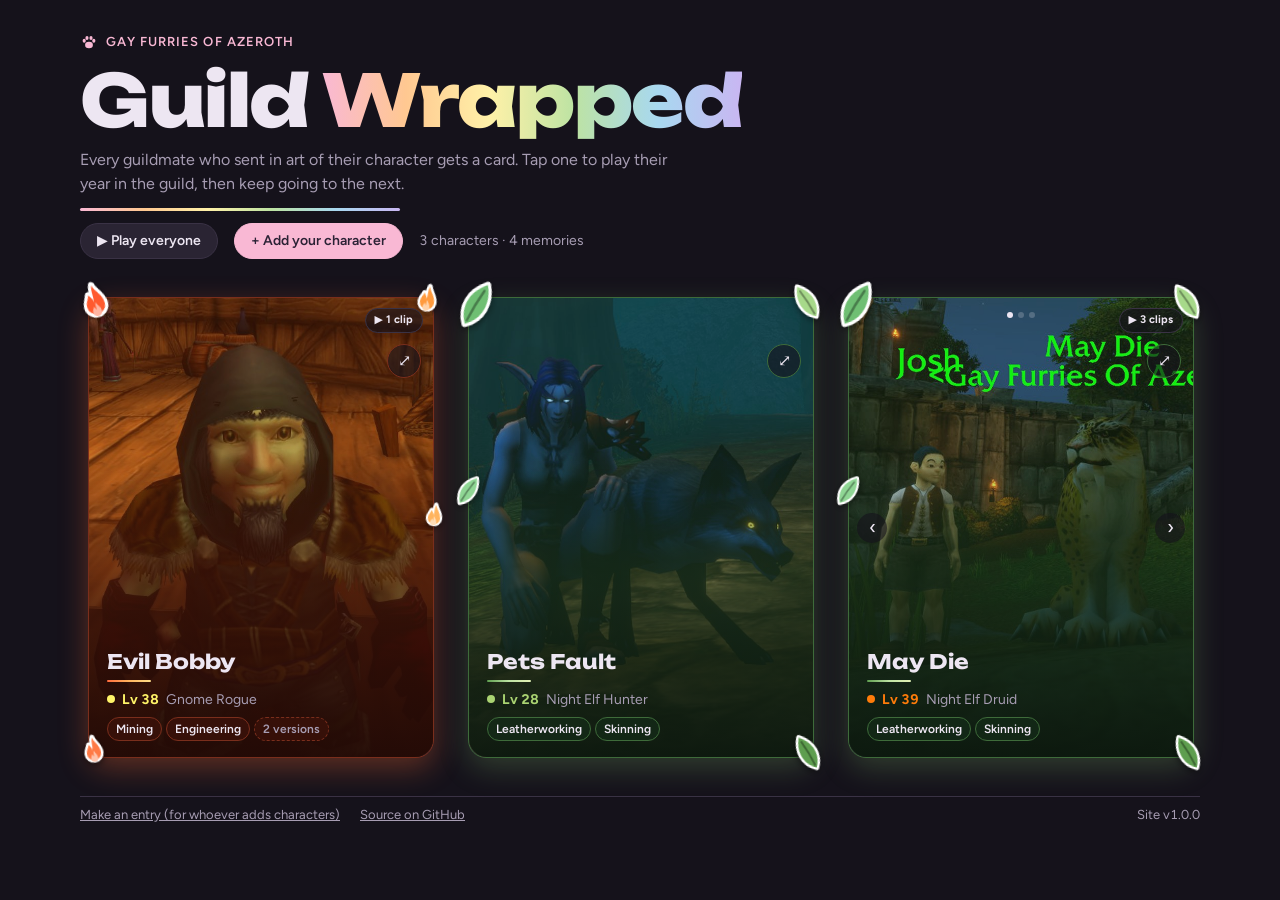
<file: index.html>
<!doctype html>
<html lang="en">
<head>
<meta charset="utf-8">
<meta name="viewport" content="width=device-width,initial-scale=1,viewport-fit=cover">
<title>Guild Wrapped</title>
<meta name="description" content="Character cards and a story-style yearly recap for the Gay Furries of Azeroth guild.">
<meta name="theme-color" content="#15121B">
<link rel="preconnect" href="https://fonts.googleapis.com">
<link rel="preconnect" href="https://fonts.gstatic.com" crossorigin>
<link rel="stylesheet" href="https://fonts.googleapis.com/css2?family=Unbounded:wght@500;700;800&family=Figtree:wght@400;500;600;700&family=Cinzel:wght@600;700&family=Baloo+2:wght@600;700;800&display=swap">
<link rel="stylesheet" href="assets/style.css?v=1.0.0">
</head>
<body>
<div id="root"></div>
<noscript><p style="padding:24px">Guild Wrapped needs JavaScript to show the cards.</p></noscript>
<script src="assets/app.js?v=1.0.0"></script>
</body>
</html>
</file>
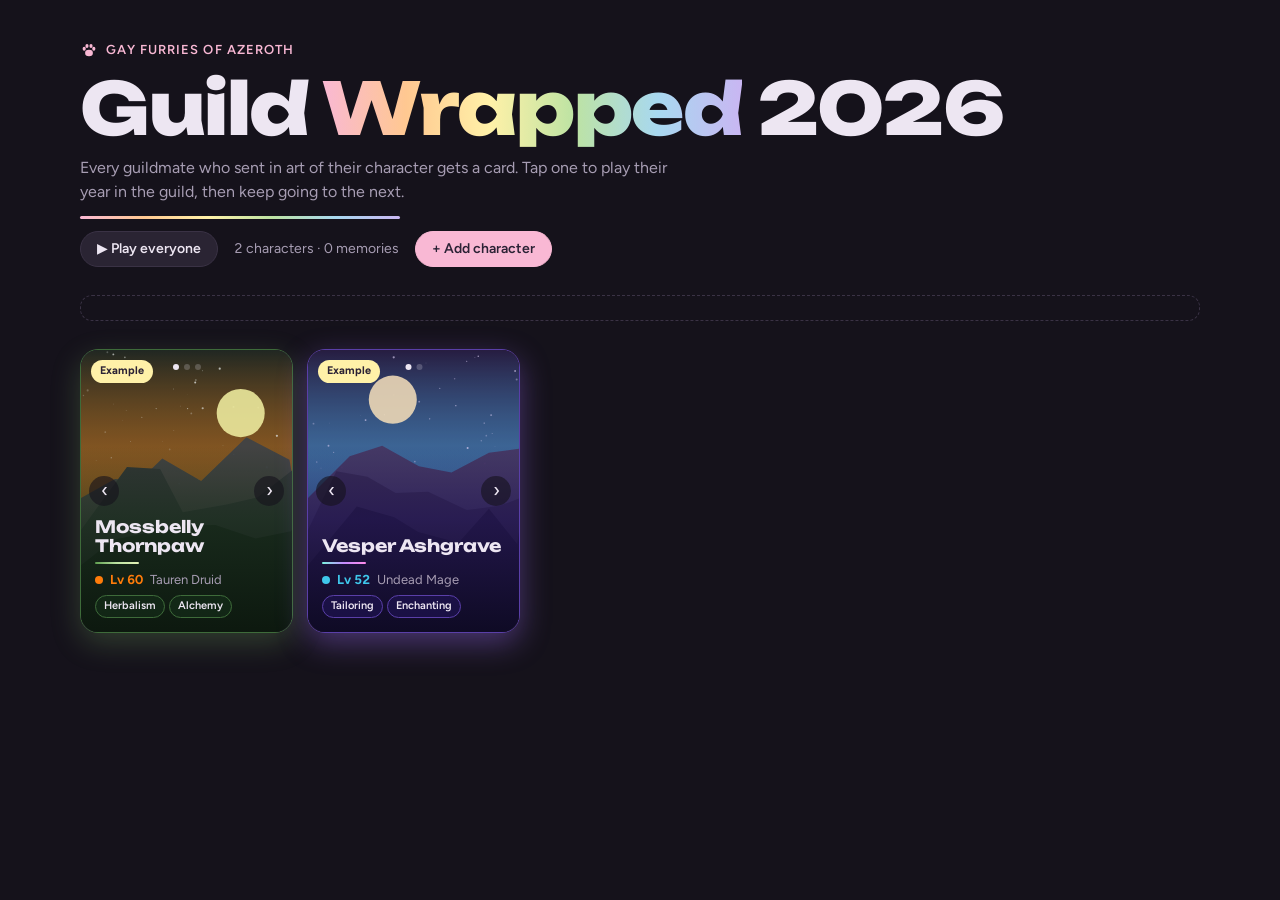
<file: guild-wrapped.html>
<title>Guild Wrapped</title>
<meta name="claude:viewport-fit-sides" content="cover">
<link rel="stylesheet" href="https://fonts.googleapis.com/css2?family=Unbounded:wght@500;700;800&family=Figtree:wght@400;500;600;700&family=Cinzel:wght@600;700&family=Baloo+2:wght@600;700;800&display=swap">
<style id="gw-style">
/* Layout: a poster wall of character cards; a card opens a full-screen story, one stat per slide, then the next guildmate.
   One deliberate dark look: the guild addon's plum windows, pink titles and pastel rainbow rule. */
:root {
  color-scheme: dark;
  --bg: #15121B;
  --night: #0D0B11;
  --surface: #2B2235;
  --chip: #2A2433;
  --line: #3A3245;
  --text: #EDE6F2;
  --muted: #A79DB3;
  --pink: #F9B8D4;
  --peach: #FFC891;
  --butter: #FFF1A8;
  --mint: #BDE3A3;
  --sky: #A8D8F0;
  --lilac: #C9B6F2;
  --danger: #FF9AA2;
  --veil: rgba(13, 11, 17, 0.78);
  --glass: rgba(21, 18, 27, 0.6);
  --shade: rgba(21, 18, 27, 0.96);
  --track: rgba(237, 230, 242, 0.22);
  --rainbow: linear-gradient(90deg, var(--pink), var(--peach), var(--butter), var(--mint), var(--sky), var(--lilac));
  --f-display: "Unbounded", "Arial Black", system-ui, sans-serif;
  --f-body: "Figtree", system-ui, -apple-system, "Segoe UI", Roboto, sans-serif;
  --f-mono: ui-monospace, "SFMono-Regular", Menlo, Consolas, monospace;
}
html { background: var(--bg); }
body { background: var(--bg); color: var(--text); font-family: var(--f-body); font-size: 15px; line-height: 1.5; }
button, input, select, textarea { font: inherit; color: inherit; }
button { cursor: pointer; }
:focus-visible { outline: 2px solid var(--pink); outline-offset: 2px; }

.wrap {
  max-width: 1120px; margin: 0 auto;
  padding-left: max(16px, env(safe-area-inset-left, 0px));
  padding-right: max(16px, env(safe-area-inset-right, 0px));
  padding-block: 32px 72px;
  display: grid; gap: 28px;
}

/* Header */
.top { display: grid; gap: 12px; }
.eyebrow-row { display: flex; align-items: center; gap: 8px; color: var(--pink); font-weight: 600; font-size: 13px; letter-spacing: 0.08em; text-transform: uppercase; }
.paw { width: 18px; height: 18px; flex: none; }
h1 { margin: 0; font-family: var(--f-display); font-weight: 800; font-size: clamp(38px, 8vw, 72px); line-height: 1; letter-spacing: -0.02em; text-wrap: balance; }
h1 .w { background: var(--rainbow); -webkit-background-clip: text; background-clip: text; color: transparent; }
.lede { margin: 0; color: var(--muted); max-width: 60ch; font-size: 16px; }
.rule { height: 3px; border-radius: 3px; background: var(--rainbow); max-width: 320px; }
.toolbar { display: flex; flex-wrap: wrap; align-items: center; gap: 10px 16px; }
.count { color: var(--muted); font-size: 14px; font-variant-numeric: tabular-nums; }
.admin { display: flex; flex-wrap: wrap; align-items: center; gap: 10px; }
.storage { color: var(--muted); font-size: 13px; font-variant-numeric: tabular-nums; }
.note { display: flex; flex-wrap: wrap; align-items: center; gap: 10px 14px; padding: 12px 14px; border: 1px dashed var(--line); border-radius: 12px; color: var(--muted); font-size: 14px; }
.note p { margin: 0; flex: 1 1 280px; min-width: 0; }

/* Buttons */
.btn { display: inline-flex; align-items: center; gap: 8px; padding: 9px 16px; border-radius: 999px; border: 1px solid var(--line); background: var(--chip); color: var(--text); font-weight: 600; font-size: 14px; line-height: 1.2; }
.btn:hover { border-color: var(--muted); }
.btn.primary { background: var(--pink); border-color: var(--pink); color: var(--surface); }
.btn.primary:hover { filter: brightness(1.05); }
.btn.danger { color: var(--danger); }
.btn.ghost { background: transparent; }
.btn[disabled] { opacity: 0.5; cursor: default; }
.icon-btn { width: 36px; height: 36px; display: inline-grid; place-items: center; border-radius: 50%; border: 0; background: var(--glass); color: var(--text); font-size: 16px; line-height: 1; }

/* Gallery */
.grid { display: grid; grid-template-columns: repeat(auto-fill, minmax(min(100%, 210px), 1fr)); gap: 16px; }
.card-wrap { position: relative; }
.card { position: relative; display: block; width: 100%; aspect-ratio: 3 / 4; max-width: 100%; border: 1px solid var(--t-edge); border-radius: 18px; overflow: hidden; background: var(--surface); color: var(--text); text-align: left; box-shadow: 0 10px 30px var(--t-glow); transition: transform 0.2s ease, box-shadow 0.2s ease; }
.card-wrap:hover .card { transform: translateY(-3px); box-shadow: 0 14px 38px var(--t-glow), 0 0 0 1px var(--t-edge); }
.card .tint { position: absolute; inset: 0; background: var(--t-tint); pointer-events: none; }
.card .shade { position: absolute; inset: 0; background: linear-gradient(to top, var(--t-shade) 0%, var(--t-shade-mid) 40%, transparent 66%); pointer-events: none; }
.card .info { position: absolute; left: 0; right: 0; bottom: 0; padding: 14px; display: grid; gap: 6px; pointer-events: none; z-index: 1; }
.card .name { font-family: var(--t-font); font-weight: 700; font-size: 17px; line-height: 1.15; text-wrap: balance; overflow-wrap: anywhere; }
.card .orn { width: 44px; height: 2px; border-radius: 2px; background: var(--t-rule); }
.card-hit { position: absolute; inset: 0; z-index: 2; padding: 0; border: 0; border-radius: inherit; background: transparent; touch-action: pan-y; }
.card-hit:focus-visible { outline: 2px solid var(--a1); outline-offset: -3px; }

/* Image carousel (cards and the story intro): arrows, dots, swipe */
.car { position: absolute; inset: 0; overflow: hidden; }
.car-track { display: flex; height: 100%; transition: transform 0.35s cubic-bezier(0.2, 0.7, 0.2, 1); }
.car-track img { flex: 0 0 100%; width: 100%; height: 100%; max-width: none; object-fit: cover; user-select: none; -webkit-user-drag: none; }
.car-arrow { position: absolute; top: 50%; z-index: 3; width: 30px; height: 30px; margin-top: -15px; display: grid; place-items: center; border: 0; border-radius: 50%; background: var(--glass); color: var(--text); font-size: 20px; line-height: 1; padding: 0 0 2px; }
.car-arrow.prev { left: 8px; }
.car-arrow.next { right: 8px; }
.car-arrow:hover { background: var(--veil); }
.car-dots { position: absolute; top: 14px; left: 50%; transform: translateX(-50%); z-index: 3; display: flex; gap: 5px; pointer-events: none; }
.car-dots i { width: 6px; height: 6px; border-radius: 50%; background: var(--track); }
.car-dots i.on { background: var(--text); }
@media (prefers-reduced-motion: reduce) { .car-track { transition: none; } }
.card .sub { display: flex; align-items: center; gap: 7px; color: var(--muted); font-size: 13px; }
.card .lvl { color: var(--cc); font-weight: 700; font-variant-numeric: tabular-nums; }
.dot { width: 8px; height: 8px; border-radius: 50%; background: var(--cc); flex: none; }
.profs { display: flex; flex-wrap: wrap; gap: 4px; }
.profs span { font-size: 11px; font-weight: 600; padding: 2px 8px; border-radius: 999px; background: var(--t-chip); border: 1px solid var(--t-edge); }
.pill { position: absolute; top: 10px; z-index: 3; pointer-events: none; font-size: 11px; font-weight: 700; padding: 3px 9px; border-radius: 999px; }
.pill.example { left: 10px; background: var(--butter); color: var(--surface); }
.pill.clips { right: 10px; background: var(--glass); color: var(--text); border: 1px solid var(--line); }
.edit-btn { position: absolute; right: 10px; bottom: 10px; z-index: 4; padding: 5px 11px; font-size: 12px; }
.card-wrap.editable .card .info { padding-bottom: 46px; }
.empty { padding: 48px 20px; border: 1px dashed var(--line); border-radius: 18px; text-align: center; color: var(--muted); display: grid; gap: 8px; justify-items: center; }
.empty b { color: var(--text); font-size: 17px; }

/* Story */
.story { position: fixed; inset: 0; z-index: 50; background: var(--night); display: grid; place-items: center;
  padding: env(safe-area-inset-top, 0px) env(safe-area-inset-right, 0px) env(safe-area-inset-bottom, 0px) env(safe-area-inset-left, 0px); }
.story-bg { position: absolute; inset: 0; width: 100%; height: 100%; max-width: none; object-fit: cover; filter: blur(38px) saturate(1.15) brightness(0.32); transform: scale(1.15); }
.frame { position: relative; width: min(100%, 440px); height: min(100%, 820px); display: flex; flex-direction: column; background: var(--t-shade-mid); border: 1px solid var(--t-edge); border-radius: 22px; overflow: hidden; box-shadow: 0 0 60px var(--t-glow); }
@media (max-width: 480px) { .frame { border-radius: 0; border: 0; height: 100%; } }
.bars { display: flex; gap: 4px; padding: 12px 14px 0; }
.bar { flex: 1; height: 3px; border-radius: 2px; background: var(--track); overflow: hidden; }
.bar i { display: block; height: 100%; width: 0; background: var(--text); }
.story-head { display: flex; align-items: center; gap: 10px; padding: 10px 12px 6px 14px; }
.av { width: 34px; height: 34px; border-radius: 50%; object-fit: cover; flex: none; border: 1px solid var(--line); }
.who { flex: 1; min-width: 0; display: grid; line-height: 1.25; }
.who b { font-weight: 700; white-space: nowrap; overflow: hidden; text-overflow: ellipsis; }
.who small { color: var(--muted); font-size: 12px; font-variant-numeric: tabular-nums; }
.host { position: relative; flex: 1; min-height: 0; overflow-y: auto; overscroll-behavior: contain; }
.tap { position: absolute; top: 0; bottom: 0; border: 0; background: transparent; padding: 0; z-index: 1; }
.tap.prev { left: 0; width: 32%; }
.tap.next { right: 0; width: 68%; }
.tap:focus-visible { outline-offset: -4px; }
.host.no-tap .tap { display: none; }
.story-foot { display: flex; justify-content: space-between; gap: 8px; padding: 8px 14px 14px; }
.story-foot .btn { min-width: 0; max-width: 48%; }
.story-foot .btn span { overflow: hidden; text-overflow: ellipsis; white-space: nowrap; }

.slide { min-height: 100%; display: flex; flex-direction: column; justify-content: center; gap: 12px; padding: 18px 26px 26px; }
.slide > * { animation: rise 0.55s cubic-bezier(0.2, 0.7, 0.2, 1) both; }
.slide > *:nth-child(2) { animation-delay: 0.08s; }
.slide > *:nth-child(3) { animation-delay: 0.16s; }
.slide > *:nth-child(4) { animation-delay: 0.24s; }
.slide > *:nth-child(5) { animation-delay: 0.32s; }
@keyframes rise { from { opacity: 0; transform: translateY(14px); } to { opacity: 1; transform: none; } }
@media (prefers-reduced-motion: reduce) { .slide > * { animation: none; } .card { transition: none; } .card-wrap:hover .card { transform: none; } }
.kicker { font-size: 12px; font-weight: 700; letter-spacing: 0.14em; text-transform: uppercase; color: var(--acc); }
.big { font-family: var(--t-font); font-weight: 800; font-size: clamp(54px, 16vw, 100px); line-height: 0.95; letter-spacing: -0.03em; color: var(--acc); font-variant-numeric: tabular-nums; overflow-wrap: anywhere; }
.big.mid { font-size: clamp(40px, 11vw, 64px); }
.cap { font-size: 19px; font-weight: 600; text-wrap: balance; }
.line { color: var(--muted); font-size: 15px; max-width: 34ch; }
.line strong { color: var(--text); }
.quad { display: grid; grid-template-columns: 1fr 1fr; gap: 18px 14px; }
.quad div { display: grid; gap: 2px; min-width: 0; }
.quad b { font-family: var(--t-font); font-weight: 700; font-size: clamp(28px, 8vw, 40px); line-height: 1; color: var(--acc); font-variant-numeric: tabular-nums; }
.quad span { color: var(--muted); font-size: 13px; }
.intro-car { position: relative; z-index: 2; width: 100%; height: min(42vh, 420px); border-radius: 18px; overflow: hidden; border: 1px solid var(--t-edge); flex: none; }
.intro-name { font-family: var(--t-font); font-weight: 800; font-size: clamp(26px, 7vw, 34px); line-height: 1.1; text-wrap: balance; overflow-wrap: anywhere; }
.skills { display: grid; gap: 12px; }
.skill { display: grid; gap: 5px; }
.skill-top { display: flex; justify-content: space-between; gap: 10px; font-weight: 600; }
.skill-top span:last-child { color: var(--muted); font-variant-numeric: tabular-nums; font-weight: 500; }
.track { height: 8px; border-radius: 6px; background: var(--track); overflow: hidden; }
.track i { display: block; height: 100%; border-radius: 6px; background: var(--acc); }
.chips { display: flex; flex-wrap: wrap; gap: 8px; }
.chips span { padding: 6px 12px; border-radius: 999px; border: 1px solid var(--t-edge); background: var(--t-chip); font-weight: 600; font-size: 14px; }
.clips-list { display: grid; gap: 14px; }
.clip { margin: 0; display: grid; gap: 6px; }
.clip video { width: 100%; max-height: 34vh; border-radius: 14px; background: var(--night); border: 1px solid var(--line); }
.clip figcaption { display: flex; justify-content: space-between; gap: 10px; font-weight: 600; }
.clip figcaption span { color: var(--muted); font-weight: 500; font-variant-numeric: tabular-nums; flex: none; }
.outro-card { width: min(100%, 230px); align-self: center; pointer-events: none; }

/* Editor */
.modal { position: fixed; inset: 0; z-index: 60; background: var(--veil); display: grid; place-items: center;
  padding: max(16px, env(safe-area-inset-top, 0px)) max(16px, env(safe-area-inset-right, 0px)) max(16px, env(safe-area-inset-bottom, 0px)) max(16px, env(safe-area-inset-left, 0px)); }
.sheet { width: min(100%, 580px); max-height: 100%; overflow-y: auto; background: var(--surface); border: 1px solid var(--line); border-radius: 18px; padding: 22px; display: grid; gap: 18px; }
.sheet h2 { margin: 0; font-family: var(--f-display); font-weight: 700; font-size: 22px; }
.field { display: grid; gap: 6px; min-width: 0; }
.lbl { font-weight: 700; font-size: 14px; }
.hint { color: var(--muted); font-size: 13px; }
.hint code { font-family: var(--f-mono); font-size: 12px; color: var(--text); }
textarea, input[type="text"], select { width: 100%; box-sizing: border-box; background: var(--bg); border: 1px solid var(--line); border-radius: 10px; padding: 10px 12px; }
textarea { font-family: var(--f-mono); font-size: 12px; min-height: 84px; resize: vertical; word-break: break-all; }
input[type="file"] { width: 100%; font-size: 13px; color: var(--muted); }
.status { font-size: 13px; min-height: 1.4em; }
.status.ok { color: var(--mint); }
.status.err { color: var(--danger); }
.arts { display: flex; flex-wrap: wrap; gap: 10px; }
.art-th { position: relative; width: 78px; display: grid; gap: 4px; }
.art-th img { width: 78px; height: 104px; object-fit: cover; border-radius: 10px; border: 1px solid var(--line); }
.art-th .cover { position: absolute; top: 4px; left: 4px; font-size: 10px; font-weight: 700; padding: 1px 6px; border-radius: 999px; background: var(--butter); color: var(--surface); }
.art-th .row { display: flex; gap: 4px; }
.mini { flex: 1; padding: 3px 0; border-radius: 8px; border: 1px solid var(--line); background: var(--chip); color: var(--text); font-size: 12px; line-height: 1.2; }
.mini[disabled] { opacity: 0.4; cursor: default; }
.look { display: flex; flex-wrap: wrap; gap: 16px; align-items: flex-start; }
.look-prev { width: min(100%, 190px); flex: none; pointer-events: none; }
.themes { flex: 1 1 240px; min-width: 0; display: grid; grid-template-columns: repeat(auto-fill, minmax(110px, 1fr)); gap: 8px; }
.theme-opt { display: grid; gap: 5px; padding: 9px 10px; border-radius: 12px; border: 1px solid var(--line); background: var(--bg); color: var(--text); text-align: left; }
.theme-opt[aria-pressed="true"] { border-color: var(--a1); box-shadow: 0 0 0 1px var(--a1), 0 6px 18px var(--t-glow); }
.theme-opt .sw { height: 8px; border-radius: 6px; background: var(--t-rule); }
.theme-opt b { font-family: var(--t-font); font-size: 14px; line-height: 1.1; }
.theme-opt span { font-size: 11px; color: var(--muted); line-height: 1.3; }
.slots { display: grid; gap: 10px; }
.slot { display: grid; gap: 8px; padding: 12px; border: 1px solid var(--line); border-radius: 12px; background: var(--chip); }
.slot-row { display: flex; align-items: center; gap: 10px; flex-wrap: wrap; }
.slot-row video { width: 96px; height: 54px; object-fit: cover; border-radius: 8px; background: var(--night); flex: none; }
.slot-row .grow { flex: 1 1 160px; min-width: 0; }
.slot-title { font-weight: 600; font-size: 13px; color: var(--muted); }
.actions { display: flex; flex-wrap: wrap; gap: 10px; justify-content: flex-end; align-items: center; }
.actions .spacer { flex: 1; }
.confirm { display: flex; flex-wrap: wrap; align-items: center; gap: 10px; padding: 10px 12px; border-radius: 12px; border: 1px solid var(--danger); color: var(--danger); font-size: 14px; }

/* Card themes: each sets accents (--a1..--a6), card edge and glow, image tint, shading, chips, rule and name font. */
.t-guild { --a1: #F9B8D4; --a2: #FFC891; --a3: #FFF1A8; --a4: #BDE3A3; --a5: #A8D8F0; --a6: #C9B6F2; --t-edge: #3A3245; --t-glow: rgba(249, 184, 212, 0.12); --t-tint: transparent; --t-shade: rgba(21, 18, 27, 0.96); --t-shade-mid: rgba(21, 18, 27, 0.55); --t-chip: rgba(21, 18, 27, 0.6); --t-rule: linear-gradient(90deg, #F9B8D4, #FFC891, #FFF1A8, #BDE3A3, #A8D8F0, #C9B6F2); --t-font: var(--f-display); }
.t-fiery { --a1: #FFB45E; --a2: #FF7A45; --a3: #FFD27A; --a4: #FF9A6B; --a5: #FFC48A; --a6: #FF6B5A; --t-edge: #7A2E1C; --t-glow: rgba(255, 110, 50, 0.32); --t-tint: rgba(255, 90, 30, 0.14); --t-shade: rgba(35, 10, 6, 0.97); --t-shade-mid: rgba(60, 16, 8, 0.58); --t-chip: rgba(60, 18, 10, 0.75); --t-rule: linear-gradient(90deg, #FF6B3D, #FFB45E, #FFE08A); --t-font: var(--f-display); }
.t-twilight { --a1: #C9B6F2; --a2: #9FA8FF; --a3: #F4B8E8; --a4: #8FD3FF; --a5: #E6D3FF; --a6: #B79CFF; --t-edge: #4A3A78; --t-glow: rgba(150, 120, 255, 0.3); --t-tint: rgba(80, 60, 200, 0.16); --t-shade: rgba(18, 14, 40, 0.97); --t-shade-mid: rgba(30, 22, 70, 0.58); --t-chip: rgba(30, 22, 70, 0.72); --t-rule: linear-gradient(90deg, #6E5BD9, #C9B6F2, #F4B8E8); --t-font: var(--f-display); }
.t-medieval { --a1: #E8C77A; --a2: #D8A86A; --a3: #E3D2A8; --a4: #B8C49A; --a5: #F0DDAF; --a6: #C98B5B; --t-edge: #6B5326; --t-glow: rgba(232, 199, 122, 0.2); --t-tint: rgba(150, 110, 40, 0.16); --t-shade: rgba(26, 20, 12, 0.97); --t-shade-mid: rgba(45, 34, 18, 0.6); --t-chip: rgba(45, 34, 18, 0.78); --t-rule: linear-gradient(90deg, #8A6A2E, #E8C77A, #8A6A2E); --t-font: "Cinzel", Georgia, "Times New Roman", serif; }
.t-cute { --a1: #FFB8D9; --a2: #FFD6A5; --a3: #FDFFB6; --a4: #CAFFBF; --a5: #A0E7FF; --a6: #D7C4FF; --t-edge: #C97FA6; --t-glow: rgba(255, 184, 217, 0.32); --t-tint: rgba(255, 170, 210, 0.14); --t-shade: rgba(52, 24, 44, 0.95); --t-shade-mid: rgba(70, 30, 60, 0.5); --t-chip: rgba(70, 30, 60, 0.72); --t-rule: linear-gradient(90deg, #FFB8D9, #FDFFB6, #A0E7FF); --t-font: "Baloo 2", "Trebuchet MS", system-ui, sans-serif; }
.t-frost { --a1: #BDEBFF; --a2: #8FD3FF; --a3: #E6F7FF; --a4: #A8E6E0; --a5: #CFE3FF; --a6: #9CC9FF; --t-edge: #3E6A8A; --t-glow: rgba(150, 220, 255, 0.28); --t-tint: rgba(120, 200, 255, 0.14); --t-shade: rgba(10, 22, 34, 0.97); --t-shade-mid: rgba(16, 40, 60, 0.58); --t-chip: rgba(16, 40, 60, 0.72); --t-rule: linear-gradient(90deg, #8FD3FF, #E6F7FF, #8FD3FF); --t-font: var(--f-display); }
.t-grove { --a1: #BDE3A3; --a2: #8FD694; --a3: #E3F2B6; --a4: #9DD6C2; --a5: #D4E8A5; --a6: #A7C97F; --t-edge: #3E6B3A; --t-glow: rgba(150, 220, 120, 0.22); --t-tint: rgba(100, 180, 80, 0.13); --t-shade: rgba(12, 24, 14, 0.97); --t-shade-mid: rgba(20, 44, 24, 0.58); --t-chip: rgba(20, 44, 24, 0.72); --t-rule: linear-gradient(90deg, #5E9E4F, #BDE3A3, #E3F2B6); --t-font: var(--f-display); }
.t-arcane { --a1: #8FE9FF; --a2: #C58BFF; --a3: #7AF5E1; --a4: #B4A0FF; --a5: #FF8BEA; --a6: #9ED8FF; --t-edge: #5A3FA8; --t-glow: rgba(160, 110, 255, 0.38); --t-tint: rgba(130, 80, 255, 0.16); --t-shade: rgba(14, 10, 36, 0.97); --t-shade-mid: rgba(30, 18, 80, 0.58); --t-chip: rgba(30, 18, 80, 0.72); --t-rule: linear-gradient(90deg, #7AF5E1, #C58BFF, #FF8BEA); --t-font: var(--f-display); }
.t-fel { --a1: #A6FF6B; --a2: #6BFF9E; --a3: #D4FF8A; --a4: #8AF2C0; --a5: #C8FF5A; --a6: #7CE07C; --t-edge: #2F6B1E; --t-glow: rgba(130, 255, 80, 0.28); --t-tint: rgba(100, 255, 60, 0.12); --t-shade: rgba(10, 18, 8, 0.97); --t-shade-mid: rgba(20, 40, 12, 0.58); --t-chip: rgba(20, 40, 12, 0.76); --t-rule: linear-gradient(90deg, #3FAF2F, #A6FF6B, #3FAF2F); --t-font: var(--f-display); }
.t-celestial { --a1: #FFE29A; --a2: #FFF3C4; --a3: #F6C77A; --a4: #C9D8FF; --a5: #FFD9A8; --a6: #E8EEFF; --t-edge: #6B5A2A; --t-glow: rgba(255, 226, 154, 0.28); --t-tint: rgba(255, 220, 140, 0.1); --t-shade: rgba(10, 14, 32, 0.97); --t-shade-mid: rgba(18, 26, 60, 0.58); --t-chip: rgba(18, 26, 60, 0.72); --t-rule: linear-gradient(90deg, #F6C77A, #FFF3C4, #C9D8FF); --t-font: "Cinzel", Georgia, "Times New Roman", serif; }

.toast { position: fixed; left: 50%; bottom: calc(20px + env(safe-area-inset-bottom, 0px)); transform: translateX(-50%); z-index: 70; max-width: min(92vw, 520px); padding: 12px 18px; border-radius: 12px; background: var(--surface); border: 1px solid var(--line); box-shadow: 0 10px 30px rgba(0, 0, 0, 0.4); font-weight: 600; }
.toast.err { border-color: var(--danger); color: var(--danger); }
.sr { position: absolute; width: 1px; height: 1px; overflow: hidden; clip: rect(0 0 0 0); white-space: nowrap; }
</style>
<div id="root"></div>
<script type="application/json" id="gw-data">{"v":1,"chars":[{"id":"cmossbelly","sample":true,"name":"Mossbelly","sn":"Thornpaw","cls":"DRUID","race":"Tauren","lvl":60,"fac":"Horde","theme":"grove","arts":[{"gen":1},{"gen":2},{"gen":3}],"prof":[["Herbalism",300,300],["Alchemy",285,300],["Fishing",210,300],["Cooking",150,300]],"tal":[["Balance",0],["Feral Combat",31],["Restoration",20]],"att":["Molten Core","Onyxia's Lair"],"st":{"quests":612,"kills":4812,"deaths":37,"dungeons":58,"bosses":211,"flights":143,"hearths":96,"sessions":88,"longestSession":22140,"fish":41,"skillUps":612,"explore":184300,"epics":6,"rares":39,"bestXph":41200,"firstEpic":"Mantle of the Thornwood","firstEpicAt":1754000000,"since":1748000000,"gold":18400000},"clips":[],"added":1762750000},{"id":"cvesper","sample":true,"name":"Vesper","sn":"Ashgrave","cls":"MAGE","race":"Undead","lvl":52,"fac":"Horde","theme":"arcane","arts":[{"gen":1},{"gen":2}],"prof":[["Tailoring",240,300],["Enchanting",225,300]],"tal":[["Arcane",21],["Fire",0],["Frost",30]],"att":[],"st":{"quests":344,"kills":2290,"deaths":71,"dungeons":19,"bosses":64,"flights":88,"hearths":52,"sessions":41,"longestSession":13200,"fish":0,"skillUps":465,"explore":96500,"epics":0,"rares":17,"bestXph":36800,"since":1752000000},"clips":[],"added":1762750001}]}</script>
<script id="gw-app">
(function () {
  "use strict";

  // ---------- data ----------
  var FONT_LINK = '<link rel="stylesheet" href="https://fonts.googleapis.com/css2?family=Unbounded:wght@500;700;800&family=Figtree:wght@400;500;600;700&family=Cinzel:wght@600;700&family=Baloo+2:wght@600;700;800&display=swap">';
  var DATA;
  try { DATA = JSON.parse(document.getElementById("gw-data").textContent); } catch (e) { DATA = null; }
  if (!DATA || typeof DATA !== "object") DATA = { v: 1, chars: [] };
  if (!Array.isArray(DATA.chars)) DATA.chars = [];
  var STYLE_SRC = document.getElementById("gw-style").textContent;
  var APP_SRC = document.getElementById("gw-app").textContent;

  var MAX_CLIPS = 3, MAX_CLIP_SECONDS = 120, MAX_BYTES = 20 * 1024 * 1024;
  var SLIDE_MS = 6500;
  var YEAR = new Date().getFullYear();
  var SECONDARY = { "Cooking": 1, "Fishing": 1, "First Aid": 1, "Poisons": 1 };
  var CLASSES = {
    WARRIOR: ["Warrior", "#C69B6D"], PALADIN: ["Paladin", "#F48CBA"], HUNTER: ["Hunter", "#AAD372"],
    ROGUE: ["Rogue", "#FFF468"], PRIEST: ["Priest", "#FFFFFF"], SHAMAN: ["Shaman", "#2F8FFF"],
    MAGE: ["Mage", "#3FC7EB"], WARLOCK: ["Warlock", "#8788EE"], DRUID: ["Druid", "#FF7C0A"]
  };
  var MAX_ARTS = 6;
  var THEMES = [
    ["guild", "Guild", "Pastel rainbow, the house look"],
    ["fiery", "Fiery", "Embers, molten orange"],
    ["twilight", "Twilight", "Dusk violet and starlight"],
    ["medieval", "Medieval", "Old gold and engraved type"],
    ["cute", "Cute", "Candy pastels, round letters"],
    ["frost", "Frost", "Glacier blue and ice"],
    ["grove", "Grove", "Moss, leaves, druid green"],
    ["arcane", "Arcane", "Electric violet and teal"],
    ["fel", "Fel", "Toxic green flame"],
    ["celestial", "Celestial", "Starlit navy and gold"]
  ];
  function themeKey(c) { var k = c && c.theme; return THEMES.some(function (t) { return t[0] === k; }) ? k : "guild"; }
  var PAW = '<svg class="paw" viewBox="0 0 24 24" aria-hidden="true"><g fill="currentColor"><ellipse cx="12" cy="16" rx="5.2" ry="4.4"/><ellipse cx="5.6" cy="10.4" rx="2.1" ry="2.6"/><ellipse cx="9.3" cy="6.6" rx="2.1" ry="2.7"/><ellipse cx="14.7" cy="6.6" rx="2.1" ry="2.7"/><ellipse cx="18.4" cy="10.4" rx="2.1" ry="2.6"/></g></svg>';

  // ---------- helpers ----------
  function h(tag, props) {
    var el = document.createElement(tag);
    if (props) for (var k in props) {
      var v = props[k];
      if (v == null || v === false) continue;
      if (k === "class") el.className = v;
      else if (k === "text") el.textContent = v;
      else if (k === "style") el.setAttribute("style", v);
      else if (k.slice(0, 2) === "on") el.addEventListener(k.slice(2), v);
      else el.setAttribute(k, v === true ? "" : v);
    }
    for (var i = 2; i < arguments.length; i++) add(el, arguments[i]);
    return el;
  }
  function add(el, kid) {
    if (kid == null || kid === false) return;
    if (Array.isArray(kid)) { kid.forEach(function (k) { add(el, k); }); return; }
    el.append(kid.nodeType ? kid : document.createTextNode(String(kid)));
  }
  function num(v) { return typeof v === "number" && isFinite(v) ? v : 0; }
  function fmt(v) { return Math.round(num(v)).toLocaleString("en-US"); }
  function plural(n, one, many) { return fmt(n) + " " + (Math.round(num(n)) === 1 ? one : many); }
  function duration(sec) {
    sec = Math.round(num(sec)); var hh = Math.floor(sec / 3600), mm = Math.floor((sec % 3600) / 60);
    return hh > 0 ? hh + "h " + mm + "m" : mm + "m";
  }
  function clipTime(sec) { sec = Math.round(num(sec)); return Math.floor(sec / 60) + ":" + String(sec % 60).padStart(2, "0"); }
  function day(ts) { return ts ? new Date(ts * 1000).toLocaleDateString("en-US", { month: "short", day: "numeric", year: "numeric" }) : ""; }
  function gold(copper) { return fmt(Math.floor(num(copper) / 10000)) + "g"; }
  function classInfo(cls) {
    var key = String(cls || "").toUpperCase().replace(/[^A-Z]/g, "");
    return CLASSES[key] || [cls ? String(cls) : "Adventurer", "#F9B8D4"];
  }
  function fullName(c) { return c.sn ? c.name + " " + c.sn : c.name; }
  function metaLine(c) {
    return ["Level " + (c.lvl || "?"), c.race, classInfo(c.cls)[0]].filter(Boolean).join(" ");
  }
  function mainProfs(c) {
    return (Array.isArray(c.prof) ? c.prof : []).filter(function (p) { return Array.isArray(p) && p[0] && !SECONDARY[p[0]]; }).slice(0, 2);
  }
  function stats(c) { return c.st && typeof c.st === "object" && !c.st.off ? c.st : null; }
  function newId() { return "c" + Date.now().toString(36) + Math.random().toString(36).slice(2, 7); }

  function hashStr(s) { var x = 2166136261; for (var i = 0; i < s.length; i++) { x ^= s.charCodeAt(i); x = Math.imul(x, 16777619); } return x >>> 0; }
  function rng(seed) { return function () { seed |= 0; seed = seed + 0x6D2B79F5 | 0; var t = Math.imul(seed ^ seed >>> 15, 1 | seed); t = t + Math.imul(t ^ t >>> 7, 61 | t) ^ t; return ((t ^ t >>> 14) >>> 0) / 4294967296; }; }
  // Placeholder art for the example cards: a night landscape tinted with the class color.
  function genArt(c, k) {
    var col = classInfo(c.cls)[1], r = rng(hashStr((c.name || "x") + ":" + (k || 1)));
    var s = '<svg xmlns="http://www.w3.org/2000/svg" viewBox="0 0 300 400" preserveAspectRatio="xMidYMid slice">' +
      '<defs><linearGradient id="g" x1="0" y1="0" x2="0" y2="1"><stop offset="0" stop-color="#15121B"/><stop offset=".55" stop-color="' + col + '" stop-opacity=".55"/><stop offset="1" stop-color="#2B2235"/></linearGradient></defs>' +
      '<rect width="300" height="400" fill="#2B2235"/><rect width="300" height="400" fill="url(#g)"/>';
    for (var i = 0; i < 40; i++) s += '<circle cx="' + (r() * 300).toFixed(1) + '" cy="' + (r() * 200).toFixed(1) + '" r="' + (r() * 1.3 + 0.3).toFixed(2) + '" fill="#EDE6F2" fill-opacity="' + (r() * 0.6 + 0.2).toFixed(2) + '"/>';
    s += '<circle cx="' + (60 + r() * 180).toFixed(0) + '" cy="' + (70 + r() * 50).toFixed(0) + '" r="34" fill="#FFF1A8" fill-opacity=".9"/>';
    var layers = [["#3A3245", 0.95, 210], ["#2A2433", 1, 255], ["#15121B", 1, 305]];
    layers.forEach(function (L) {
      var pts = "0,400 0," + L[2], x = 0;
      while (x < 300) { x += 30 + r() * 40; pts += " " + Math.min(300, x).toFixed(0) + "," + (L[2] - 20 - r() * 70).toFixed(0); }
      pts += " 300," + L[2] + " 300,400";
      s += '<polygon points="' + pts + '" fill="' + L[0] + '" fill-opacity="' + L[1] + '"/>';
    });
    s += '</svg>';
    return "data:image/svg+xml;charset=utf-8," + encodeURIComponent(s);
  }
  // A character's art: c.arts (newest format), or the single c.art of the first version.
  function artsOf(c) {
    var list = Array.isArray(c.arts) ? c.arts : (c.art ? [c.art] : []);
    return list.filter(function (a) { return a && (a.id || a.gen); });
  }
  function artSrc(c, a) { return a.id ? "/_blob/" + a.id : genArt(c, a.gen); }
  function artUrls(c) { return artsOf(c).map(function (a) { return artSrc(c, a); }); }
  function artUrl(c) { return artUrls(c)[0] || ""; }
  function clipUrl(clip) { return "/_blob/" + clip.id; }
  function playable() { return DATA.chars.filter(function (c) { return artUrl(c); }); }

  // Image carousel: arrows, dots and swipe; one image shows no controls.
  function carousel(urls, opts) {
    opts = opts || {};
    var idx = 0, n = urls.length, swiped = false;
    var track = h("div", { class: "car-track" }, urls.map(function (u, i) {
      return h("img", { src: u, alt: opts.alt ? opts.alt + (n > 1 ? ", picture " + (i + 1) + " of " + n : "") : "", loading: i ? "lazy" : null, draggable: "false" });
    }));
    var live = n > 1 && !opts.still;
    var dots = n > 1 ? h("div", { class: "car-dots", "aria-hidden": "true" }, urls.map(function () { return h("i"); })) : null;
    var prev = live ? h("button", { class: "car-arrow prev", type: "button", "aria-label": "Previous picture", onclick: function (e) { e.stopPropagation(); go(idx - 1); } }, "‹") : null;
    var next = live ? h("button", { class: "car-arrow next", type: "button", "aria-label": "Next picture", onclick: function (e) { e.stopPropagation(); go(idx + 1); } }, "›") : null;
    var el = h("div", { class: "car" }, track, prev, next, dots);
    function paint() {
      track.style.transform = "translateX(" + (-100 * idx) + "%)";
      if (dots) for (var j = 0; j < dots.children.length; j++) dots.children[j].className = j === idx ? "on" : "";
    }
    function go(i) { idx = (i + n) % n; paint(); if (opts.onMove) opts.onMove(idx); }
    paint();
    if (live) {
      var gest = opts.gestureEl || el, sx = null, sy = 0;
      gest.addEventListener("pointerdown", function (e) { sx = e.clientX; sy = e.clientY; swiped = false; });
      gest.addEventListener("pointerup", function (e) {
        if (sx == null) return;
        var dx = e.clientX - sx, dy = e.clientY - sy; sx = null;
        if (Math.abs(dx) > 40 && Math.abs(dx) > Math.abs(dy)) { swiped = true; go(idx + (dx < 0 ? 1 : -1)); }
      });
      gest.addEventListener("pointercancel", function () { sx = null; });
    }
    return { el: el, go: go, wasSwipe: function () { var s = swiped; swiped = false; return s; } };
  }

  // ---------- export code (GFOA1.<crc32>.<base64 JSON>, from /gf export) ----------
  var CRC_TABLE = (function () { var t = [], c; for (var n = 0; n < 256; n++) { c = n; for (var k = 0; k < 8; k++) c = c & 1 ? 0xEDB88320 ^ (c >>> 1) : c >>> 1; t[n] = c >>> 0; } return t; })();
  function crc32(str) { var c = 0xFFFFFFFF; for (var i = 0; i < str.length; i++) c = CRC_TABLE[(c ^ str.charCodeAt(i)) & 255] ^ (c >>> 8); return ((c ^ 0xFFFFFFFF) >>> 0).toString(16).padStart(8, "0"); }
  function parseExport(raw) {
    var s = String(raw || "").replace(/\s+/g, "");
    if (!s) return null;
    var m = /^GFOA1\.([0-9a-fA-F]{8})\.([A-Za-z0-9+\/=]+)$/.exec(s);
    if (!m) throw new Error("That isn't an export code. In game, type /gf export and copy the whole box with Ctrl+A, Ctrl+C.");
    if (crc32(m[2]) !== m[1].toLowerCase()) throw new Error("The code is incomplete. Copy it again, and if it came in several parts, paste every part in order.");
    var bin = atob(m[2]), bytes = new Uint8Array(bin.length);
    for (var i = 0; i < bin.length; i++) bytes[i] = bin.charCodeAt(i);
    var payload = JSON.parse(new TextDecoder("utf-8").decode(bytes));
    var chars = Array.isArray(payload && payload.chars) ? payload.chars.filter(function (c) { return c && typeof c.n === "string"; }) : [];
    if (!chars.length) throw new Error("This code has no characters in it.");
    return { t: payload.t, chars: chars };
  }
  function arr(v) { return Array.isArray(v) ? v : []; }
  function fromExport(e, t) {
    return {
      name: e.n, sn: typeof e.sn === "string" ? e.sn : "", cls: e.cls || "", race: e.race || "", lvl: num(e.lvl) || null, fac: e.fac || "",
      prof: arr(e.prof).filter(Array.isArray), tal: arr(e.tal).filter(Array.isArray), att: arr(e.att).filter(function (a) { return typeof a === "string"; }),
      st: e.st && typeof e.st === "object" && !e.st.off ? e.st : null, exported: t || null
    };
  }

  // ---------- capabilities ----------
  // Editors (the owner, and guildmates invited by email as Editors) can add characters. Each editor can change the
  // cards they added; the owner can change every card.
  var ASSETS = null, ARTIFACT = null, canEdit = false, isOwner = false, myId = null, knowsAccess = false;
  function connect() {
    var cl = window.claude;
    if (!cl || typeof cl.use !== "function") return false;
    function safe(name) { return cl.use(name).catch(function () { return null; }); }
    Promise.all([safe("assets"), safe("artifact"), safe("user")])
      .then(function (r) {
        ASSETS = r[0]; ARTIFACT = r[1];
        var user = r[2];
        return Promise.all([
          user ? user.isOwner().catch(function () { return false; }) : false,
          user ? user.id().catch(function () { return null; }) : null
        ]);
      })
      .then(function (u) {
        isOwner = !!u[0]; myId = u[1] || null;
        canEdit = !!(ASSETS && ARTIFACT);
        knowsAccess = true;
        renderGallery();
        if (canEdit) refreshStorage();
      });
    return true;
  }
  function canChange(c) { return canEdit && (isOwner || (!!myId && c.by === myId)); }
  if (!connect()) {
    var tries = 0;
    var iv = setInterval(function () { if (connect() || ++tries > 20) clearInterval(iv); }, 250);
  }
  function refreshStorage() {
    if (!ASSETS || !storageEl) return;
    ASSETS.list().then(function (res) {
      var u = res && res.usage; if (!u || !u.maxBytes) return;
      storageEl.textContent = "Storage " + (u.bytes / 1048576).toFixed(0) + " MB of " + (u.maxBytes / 1048576).toFixed(0) + " MB used";
    }).catch(function () {});
  }

  // ---------- saving: the page republishes itself with the new data ----------
  function buildDocument(data) {
    var resetEl = document.head && document.head.querySelector("style");
    var reset = resetEl ? resetEl.textContent : "";
    var json = JSON.stringify(data).replace(/</g, "\\u003c").split(String.fromCharCode(0x2028)).join("\\u2028").split(String.fromCharCode(0x2029)).join("\\u2029");
    return '<!doctype html><html><head><meta charset=utf8><meta name=viewport content="width=device-width,initial-scale=1,viewport-fit=cover"><style>' + reset + '</style></head><body>' +
      '<title>Guild Wrapped</title>\n<meta name="claude:viewport-fit-sides" content="cover">\n' + FONT_LINK + '\n' +
      '<style id="gw-style">' + STYLE_SRC + '</style>\n<div id="root"></div>\n' +
      '<script type="application/json" id="gw-data">' + json + '<\/script>\n' +
      '<script id="gw-app">' + APP_SRC + '<\/script></body></html>';
  }
  function errText(err) {
    var code = err && err.code;
    var map = {
      too_large: "That file is over 20 MB. Export the clip at 720p or trim it, then try again.",
      unsupported_type: "That file type isn't supported. Use PNG, JPG, WebP or GIF for art, and MP4 or WebM for clips.",
      quota_or_state: "The page is out of storage space. Remove a clip or character, then try again.",
      rate_limited: "Too many uploads at once. Wait a minute, then try again.",
      not_granted: "You can view this page but not edit it.",
      not_writer: "You can view this page but not edit it.",
      conflict: "Someone else saved at the same moment. The page is reloading with their version; make your change again after it loads.",
      upstream_auth: "Your sign-in expired. Reload the page, then try again.",
      too_large_page: "The page got too big to save."
    };
    return map[code] || (err && err.message) || "Saving didn't work. Try again in a moment.";
  }
  function publish(data) { return ARTIFACT.publish(buildDocument(data)); }
  function cleanup(ids) { ids.forEach(function (id) { if (ASSETS && id) ASSETS.delete(id).catch(function () {}); }); }

  // ---------- toast ----------
  var toastEl = null, toastTimer = 0;
  function toast(msg, isErr) {
    if (!toastEl) { toastEl = h("div", { class: "toast", role: "status", "aria-live": "polite" }); document.body.append(toastEl); }
    toastEl.textContent = msg; toastEl.className = "toast" + (isErr ? " err" : ""); toastEl.hidden = false;
    clearTimeout(toastTimer); toastTimer = setTimeout(function () { toastEl.hidden = true; }, isErr ? 7000 : 3500);
  }

  // ---------- gallery ----------
  var root = document.getElementById("root"), gridEl, countEl, adminEl, storageEl, noteEl, askEl;
  // mode: "play" (gallery card that opens the story), "still" (outro, editor preview). urls overrides the art.
  function cardEl(c, mode, urls) {
    var ci = classInfo(c.cls);
    urls = urls || artUrls(c);
    var hit = mode === "play" ? h("button", { class: "card-hit", type: "button", "aria-label": "Play " + fullName(c) + "'s Guild Wrapped" }) : null;
    var car = urls.length ? carousel(urls, { still: mode !== "play", gestureEl: hit, alt: "" }) : null;
    if (hit) hit.addEventListener("click", function () { if (car && car.wasSwipe()) return; openStory(c.id); });
    var kids = [
      car ? car.el : null,
      h("span", { class: "tint" }),
      h("span", { class: "shade" }),
      c.sample ? h("span", { class: "pill example", text: "Example" }) : null,
      c.clips && c.clips.length ? h("span", { class: "pill clips", text: "▶ " + plural(c.clips.length, "clip", "clips") }) : null,
      h("div", { class: "info" },
        h("div", { class: "name", text: fullName(c) }),
        h("div", { class: "orn" }),
        h("div", { class: "sub" }, h("i", { class: "dot" }), h("span", { class: "lvl", text: c.lvl ? "Lv " + c.lvl : "Lv ?" }), h("span", { text: [c.race, ci[0]].filter(Boolean).join(" ") })),
        mainProfs(c).length ? h("div", { class: "profs" }, mainProfs(c).map(function (p) { return h("span", { text: p[0] }); })) : null)
    ];
    kids.push(hit);
    return h("div", { class: "card t-" + themeKey(c), style: "--cc:" + ci[1] }, kids);
  }
  function renderShell() {
    root.innerHTML = "";
    var eyebrow = h("div", { class: "eyebrow-row" }); eyebrow.innerHTML = PAW; eyebrow.append("Gay Furries of Azeroth");
    countEl = h("span", { class: "count" });
    storageEl = h("span", { class: "storage" });
    adminEl = h("div", { class: "admin", hidden: true },
      h("button", { class: "btn primary", type: "button", onclick: function () { openEditor(null); } }, "+ Add character"),
      storageEl);
    noteEl = h("div", { class: "note", hidden: true });
    askEl = h("span", { class: "count", hidden: true, text: "Want your character in here? Ask the page's owner to invite you as an editor." });
    gridEl = h("div", { class: "grid" });
    root.append(h("main", { class: "wrap" },
      h("header", { class: "top" },
        eyebrow,
        h("h1", null, "Guild ", h("span", { class: "w", text: "Wrapped" }), " " + YEAR),
        h("p", { class: "lede", text: "Every guildmate who sent in art of their character gets a card. Tap one to play their year in the guild, then keep going to the next." }),
        h("div", { class: "rule" }),
        h("div", { class: "toolbar" },
          h("button", { class: "btn", type: "button", onclick: function () { var p = playable(); if (p.length) openStory(p[0].id); } }, "▶ Play everyone"),
          countEl, adminEl, askEl)),
      noteEl, gridEl));
  }
  function renderGallery() {
    var chars = DATA.chars, clips = 0;
    chars.forEach(function (c) { clips += arr(c.clips).length; });
    countEl.textContent = plural(chars.length, "character", "characters") + " · " + plural(clips, "memory", "memories");
    adminEl.hidden = !canEdit;
    askEl.hidden = canEdit || !knowsAccess;
    gridEl.innerHTML = "";
    if (!chars.length) {
      gridEl.append(h("div", { class: "empty", style: "grid-column:1/-1" },
        h("b", { text: "No characters yet" }),
        h("span", { text: canEdit ? "Add the first one: paste their /gf export code and upload their art." : "Characters show up here once their art has been added." })));
    }
    chars.forEach(function (c) {
      var mine = canChange(c);
      var wrap = h("div", { class: "card-wrap" + (mine ? " editable" : "") }, cardEl(c, "play"));
      if (mine) wrap.append(h("button", { class: "btn edit-btn", type: "button", "aria-label": "Edit " + fullName(c), onclick: function () { openEditor(c.id); } }, "Edit"));
      gridEl.append(wrap);
    });
    var samples = chars.filter(function (c) { return c.sample; });
    noteEl.hidden = !(isOwner && canEdit && samples.length);
    if (!noteEl.hidden) {
      noteEl.innerHTML = "";
      var confirmBox = null;
      var removeBtn = h("button", { class: "btn", type: "button", onclick: function () {
        if (confirmBox) return;
        confirmBox = h("span", { class: "confirm" }, "Remove both example cards?",
          h("button", { class: "btn danger", type: "button", onclick: function () {
            var next = { v: 1, chars: DATA.chars.filter(function (c) { return !c.sample; }) };
            publish(next).then(function () { toast("Examples removed"); }).catch(function (e) { toast(errText(e), true); });
          } }, "Remove"),
          h("button", { class: "btn ghost", type: "button", onclick: function () { confirmBox.remove(); confirmBox = null; } }, "Keep"));
        noteEl.append(confirmBox);
      } }, "Remove examples");
      noteEl.append(h("p", { text: "The cards marked Example are placeholders so you can see how it looks. Guildmates you invite as Editors can add their own character; each of them can change only the cards they added." }), removeBtn);
    }
  }

  // ---------- story ----------
  var S = { open: false, list: [], ci: 0, si: 0, slides: [], elapsed: 0, last: 0, paused: false, raf: 0 };
  var storyEl, frameEl, bgEl, barsEl, avEl, whoName, whoPos, hostEl, prevCharBtn, nextCharBtn, pauseBtn;
  function buildStoryShell() {
    bgEl = h("img", { class: "story-bg", alt: "" });
    barsEl = h("div", { class: "bars", "aria-hidden": "true" });
    avEl = h("img", { class: "av", alt: "" });
    whoName = h("b"); whoPos = h("small");
    pauseBtn = h("button", { class: "icon-btn", type: "button", "aria-label": "Pause", onclick: togglePause }, "❚❚");
    hostEl = h("div", { class: "host", "aria-live": "polite" });
    prevCharBtn = h("button", { class: "btn ghost", type: "button", onclick: function () { goChar(S.ci - 1); } });
    nextCharBtn = h("button", { class: "btn", type: "button", onclick: function () { goChar(S.ci + 1); } });
    frameEl = h("div", { class: "frame" });
    storyEl = h("div", { class: "story", role: "dialog", "aria-modal": "true", "aria-label": "Guild Wrapped story", hidden: true },
      bgEl,
      add2(frameEl,
        barsEl,
        h("div", { class: "story-head" }, avEl, h("div", { class: "who" }, whoName, whoPos), pauseBtn,
          h("button", { class: "icon-btn", type: "button", "aria-label": "Close", onclick: closeStory }, "✕")),
        hostEl,
        h("div", { class: "story-foot" }, prevCharBtn, nextCharBtn)));
    document.body.append(storyEl);
    function add2(el) { for (var i = 1; i < arguments.length; i++) add(el, arguments[i]); return el; }
    document.addEventListener("keydown", function (e) {
      if (!S.open || (editorEl && !editorEl.hidden)) return;
      if (e.key === "Escape") closeStory();
      else if (e.key === "ArrowRight") step(1);
      else if (e.key === "ArrowLeft") step(-1);
    });
  }
  function accentFor(i) { return "var(--a" + (i % 6 + 1) + ")"; }
  function slidesFor(c) {
    var st = stats(c), out = [], urls = artUrls(c);
    function push(kind, kids, opts) { out.push({ kind: kind, kids: kids, opts: opts || {} }); }
    var introCar = urls.length ? carousel(urls, { alt: "Art of " + fullName(c), onMove: function () { S.elapsed = 0; } }) : null;
    push("intro", [
      introCar ? h("div", { class: "intro-car" }, introCar.el) : null,
      h("div", { class: "kicker", text: "Guild Wrapped " + YEAR }),
      h("div", { class: "intro-name", text: fullName(c) }),
      h("div", { class: "line", text: metaLine(c) + (c.fac ? " · " + c.fac : "") }),
      st ? null : h("div", { class: "line", text: "Stats sharing is off for this character, so this Wrapped is short. In game: /gf stats share on, then /gf export." })
    ]);
    if (st && (num(st.kills) || num(st.quests))) push("grind", [
      h("div", { class: "kicker", text: "The grind" }),
      h("div", { class: "big", text: fmt(st.kills) }),
      h("div", { class: "cap", text: "mobs defeated" }),
      num(st.quests) ? h("div", { class: "line" }, "plus ", h("strong", { text: plural(st.quests, "quest", "quests") }), " turned in.") : null
    ]);
    if (st) {
      var world = [["Dungeons", st.dungeons], ["Bosses down", st.bosses], ["Flight paths", st.flights], ["Hearthstones", st.hearths]].filter(function (x) { return num(x[1]) > 0; });
      if (world.length) push("world", [
        h("div", { class: "kicker", text: "Out in Azeroth" }),
        h("div", { class: "quad" }, world.map(function (x) { return h("div", null, h("b", { text: fmt(x[1]) }), h("span", { text: x[0] })); })),
        num(st.explore) ? h("div", { class: "line" }, h("strong", { text: fmt(st.explore) + " XP" }), " just from discovering new places.") : null
      ]);
      if (num(st.epics) || num(st.rares) || st.firstEpic || num(st.gold)) push("loot", [
        h("div", { class: "kicker", text: "Loot" }),
        h("div", { class: "quad" },
          h("div", null, h("b", { text: fmt(st.epics) }), h("span", { text: "epics" })),
          h("div", null, h("b", { text: fmt(st.rares) }), h("span", { text: "rares" })),
          num(st.gold) ? h("div", null, h("b", { text: gold(st.gold) }), h("span", { text: "gold earned" })) : null),
        st.firstEpic ? h("div", { class: "line" }, "First epic: ", h("strong", { text: String(st.firstEpic) }), st.firstEpicAt ? ", on " + day(st.firstEpicAt) + "." : ".") : null
      ]);
    }
    var profs = arr(c.prof).filter(function (p) { return Array.isArray(p) && p[0]; });
    if (profs.length) push("craft", [
      h("div", { class: "kicker", text: "Professions" }),
      h("div", { class: "skills" }, profs.map(function (p) {
        var cur = num(p[1]), max = num(p[2]) || 300;
        return h("div", { class: "skill" },
          h("div", { class: "skill-top" }, h("span", { text: p[0] }), h("span", { text: fmt(cur) + " / " + fmt(max) })),
          h("div", { class: "track" }, h("i", { style: "width:" + Math.max(0, Math.min(100, cur / max * 100)).toFixed(1) + "%" })));
      })),
      st && (num(st.skillUps) || num(st.fish)) ? h("div", { class: "line" },
        num(st.skillUps) ? [h("strong", { text: plural(st.skillUps, "skill-up", "skill-ups") }), num(st.fish) ? " and " : "."] : null,
        num(st.fish) ? [h("strong", { text: plural(st.fish, "fish", "fish") }), " caught."] : null) : null
    ]);
    if (st && (num(st.bestXph) || num(st.longestSession) || num(st.sessions))) push("time", [
      h("div", { class: "kicker", text: "Time well spent" }),
      num(st.bestXph) ? h("div", { class: "big mid", text: fmt(st.bestXph) }) : null,
      num(st.bestXph) ? h("div", { class: "cap", text: "XP per hour, best session" }) : null,
      h("div", { class: "quad" },
        num(st.longestSession) ? h("div", null, h("b", { text: duration(st.longestSession) }), h("span", { text: "longest session" })) : null,
        num(st.sessions) ? h("div", null, h("b", { text: fmt(st.sessions) }), h("span", { text: "play sessions" })) : null),
      st.since ? h("div", { class: "line", text: "Counting since " + day(st.since) + "." }) : null
    ]);
    if (st) {
      var d = num(st.deaths);
      var quip = d === 0 ? "Not once. Suspicious." : d < 10 ? "Barely a scratch." : d < 50 ? "The spirit healer knows your name." : d < 150 ? "Repair bills: legendary." : "At this point it's a lifestyle.";
      push("deaths", [
        h("div", { class: "kicker", text: "Spirit healer visits" }),
        h("div", { class: "big", text: fmt(d) }),
        h("div", { class: "cap", text: d === 1 ? "death" : "deaths" }),
        h("div", { class: "line", text: quip })
      ]);
    }
    if (arr(c.att).length) push("attune", [
      h("div", { class: "kicker", text: "Attuned" }),
      h("div", { class: "cap", text: "Ready for " + plural(c.att.length, "raid", "raids") }),
      h("div", { class: "chips" }, c.att.map(function (a) { return h("span", { text: a }); }))
    ]);
    if (arr(c.clips).length) push("memories", [
      h("div", { class: "kicker", text: "Memories" }),
      h("div", { class: "clips-list" }, c.clips.map(function (clip) {
        return h("figure", { class: "clip" },
          h("video", { src: clipUrl(clip), controls: true, playsinline: true, preload: "metadata" }),
          h("figcaption", null, h("b", { text: clip.title || "Untitled clip" }), h("span", { text: clipTime(clip.dur) })));
      }))
    ], { noTap: true, noAuto: true });
    var next = S.list[S.ci + 1];
    push("outro", [
      h("div", { class: "kicker", text: "That's a wrap" }),
      h("div", { class: "outro-card" }, cardEl(c, "still")),
      h("div", { class: "cap", text: fullName(c) + "'s year in the guild." }),
      next ? h("button", { class: "btn primary", type: "button", onclick: function () { goChar(S.ci + 1); } }, "Up next: " + fullName(next) + " →")
           : h("button", { class: "btn", type: "button", onclick: closeStory }, "Back to everyone")
    ], { noTap: true, noAuto: true });
    return out;
  }
  function openStory(id) {
    S.list = playable();
    var i = S.list.findIndex(function (c) { return c.id === id; });
    if (i < 0) return;
    if (!storyEl) buildStoryShell();
    S.open = true; storyEl.hidden = false; document.body.style.overflow = "hidden";
    goChar(i, true);
    try { if (location.hash !== "#c-" + id) location.hash = "c-" + id; } catch (e) {}
  }
  function closeStory() {
    if (!S.open) return;
    S.open = false; storyEl.hidden = true; document.body.style.overflow = "";
    stopVideos(); cancelAnimationFrame(S.raf);
    try { if (location.hash) location.hash = ""; } catch (e) {}
  }
  function goChar(i, fresh) {
    if (i < 0) i = 0;
    if (i >= S.list.length) { closeStory(); return; }
    S.ci = i; var c = S.list[i];
    S.slides = slidesFor(c); S.si = 0;
    var url = artUrl(c);
    bgEl.src = url; avEl.src = url;
    frameEl.className = "frame t-" + themeKey(c);
    whoName.textContent = fullName(c);
    var prev = S.list[i - 1], next = S.list[i + 1];
    prevCharBtn.hidden = !prev; nextCharBtn.hidden = !next;
    prevCharBtn.innerHTML = ""; nextCharBtn.innerHTML = "";
    if (prev) prevCharBtn.append("← ", h("span", { text: prev.name }));
    if (next) nextCharBtn.append(h("span", { text: next.name }), " →");
    barsEl.innerHTML = "";
    S.slides.forEach(function () { barsEl.append(h("div", { class: "bar" }, h("i"))); });
    if (!fresh) { try { location.hash = "c-" + c.id; } catch (e) {} }
    showSlide();
  }
  function stopVideos() { if (hostEl) hostEl.querySelectorAll("video").forEach(function (v) { try { v.pause(); } catch (e) {} }); }
  function showSlide() {
    stopVideos();
    var sl = S.slides[S.si];
    hostEl.innerHTML = "";
    hostEl.className = "host" + (sl.opts.noTap ? " no-tap" : "");
    hostEl.append(
      h("section", { class: "slide s-" + sl.kind, style: "--acc:" + accentFor(S.ci + S.si) }, sl.kids),
      h("button", { class: "tap prev", type: "button", "aria-label": "Previous slide", onclick: function () { step(-1); } }),
      h("button", { class: "tap next", type: "button", "aria-label": "Next slide", onclick: function () { step(1); } }));
    hostEl.scrollTop = 0;
    whoPos.textContent = (S.ci + 1) + " of " + S.list.length + " · slide " + (S.si + 1) + " of " + S.slides.length;
    var bars = barsEl.children;
    for (var i = 0; i < bars.length; i++) bars[i].firstChild.style.width = i < S.si ? "100%" : "0%";
    S.elapsed = 0; S.last = performance.now();
    cancelAnimationFrame(S.raf); S.raf = requestAnimationFrame(tick);
    pauseBtn.hidden = !!sl.opts.noAuto;
  }
  function tick(now) {
    if (!S.open) return;
    var sl = S.slides[S.si];
    if (!S.paused && !sl.opts.noAuto && !document.hidden) S.elapsed += now - S.last;
    S.last = now;
    var bar = barsEl.children[S.si];
    if (bar) bar.firstChild.style.width = sl.opts.noAuto ? "100%" : Math.min(100, S.elapsed / SLIDE_MS * 100) + "%";
    if (!sl.opts.noAuto && S.elapsed >= SLIDE_MS) { step(1); return; }
    S.raf = requestAnimationFrame(tick);
  }
  function step(d) {
    var n = S.si + d;
    if (n < 0) { if (S.ci > 0) goChar(S.ci - 1); else { S.si = 0; showSlide(); } return; }
    if (n >= S.slides.length) { goChar(S.ci + 1); return; }
    S.si = n; showSlide();
  }
  function togglePause() {
    S.paused = !S.paused;
    pauseBtn.textContent = S.paused ? "▶" : "❚❚";
    pauseBtn.setAttribute("aria-label", S.paused ? "Play" : "Pause");
  }
  function routeHash() {
    var m = /^#c-([A-Za-z0-9-]+)$/.exec(location.hash || "");
    if (m) { if (!S.open || (S.list[S.ci] && S.list[S.ci].id !== m[1])) openStory(m[1]); }
    else if (S.open) closeStory();
  }
  window.addEventListener("hashchange", routeHash);

  // ---------- editor (only for people who can edit the page) ----------
  var editorEl = null, ED = null;
  function loadImage(src) { return new Promise(function (res, rej) { var i = new Image(); i.onload = function () { res(i); }; i.onerror = function () { rej(new Error("That image couldn't be opened. Try a PNG or JPG.")); }; i.src = src; }); }
  function prepareArt(file) {
    if (!/^image\/(png|jpeg|webp|gif)$/.test(file.type)) return Promise.reject(new Error("Use a PNG, JPG, WebP or GIF image for the art."));
    if (file.type === "image/gif") {
      if (file.size > MAX_BYTES) return Promise.reject(new Error("That GIF is over 20 MB. Use a smaller one or a still image."));
      return Promise.resolve({ blob: file });
    }
    var url = URL.createObjectURL(file);
    return loadImage(url).then(function (img) {
      var w = img.naturalWidth, hh = img.naturalHeight, scale = Math.min(1, 1600 / Math.max(w, hh));
      if (scale === 1 && file.size <= 3 * 1048576) { URL.revokeObjectURL(url); return { blob: file }; }
      var cv = document.createElement("canvas"); cv.width = Math.round(w * scale); cv.height = Math.round(hh * scale);
      cv.getContext("2d").drawImage(img, 0, 0, cv.width, cv.height);
      URL.revokeObjectURL(url);
      return new Promise(function (res) { cv.toBlob(function (b) { res(b); }, "image/webp", 0.88); }).then(function (b) {
        if (b && b.type === "image/webp") return { blob: b };
        return new Promise(function (res) { cv.toBlob(function (b2) { res({ blob: b2 }); }, "image/jpeg", 0.9); });
      });
    });
  }
  function videoInfo(file) {
    return new Promise(function (res, rej) {
      if (!/^video\/(mp4|webm)$/.test(file.type)) { rej(new Error("Clips have to be MP4 or WebM. iPhone .mov clips can be shared or exported as MP4.")); return; }
      if (file.size > MAX_BYTES) { rej(new Error("That clip is " + (file.size / 1048576).toFixed(0) + " MB; the limit is 20 MB. Export it at 720p or trim it.")); return; }
      var v = document.createElement("video"), u = URL.createObjectURL(file);
      v.preload = "metadata"; v.muted = true;
      v.onloadedmetadata = function () {
        if (!isFinite(v.duration) || v.duration > MAX_CLIP_SECONDS + 0.9) { URL.revokeObjectURL(u); rej(new Error("That clip is " + clipTime(v.duration) + " long; the limit is 2:00. Trim it and try again.")); return; }
        res({ dur: v.duration, url: u });
      };
      v.onerror = function () { URL.revokeObjectURL(u); rej(new Error("This browser can't read that clip. Use an MP4 (H.264) or WebM file.")); };
      v.src = u;
    });
  }

  function openEditor(id) {
    if (!canEdit) return;
    var c = id ? DATA.chars.find(function (x) { return x.id === id; }) : null;
    if (c && !canChange(c)) return;
    ED = {
      existing: c, decoded: null, pick: 0, theme: c ? themeKey(c) : "guild", removedArts: [], refresh: null,
      arts: c ? artsOf(c).map(function (a) { return { kind: "old", a: a, url: artSrc(c, a) }; }) : [],
      slots: [0, 1, 2].map(function (i) { var k = c && arr(c.clips)[i]; return k ? { kind: "old", clip: k, title: k.title || "" } : { kind: "empty" }; }),
      busy: false
    };
    if (editorEl) editorEl.remove();
    editorEl = h("div", { class: "modal", role: "dialog", "aria-modal": "true", "aria-label": c ? "Edit character" : "Add character" });
    editorEl.addEventListener("keydown", function (e) { if (e.key === "Escape" && !ED.busy) closeEditor(); });
    document.body.append(editorEl);
    renderEditor();
    var first = editorEl.querySelector("textarea"); if (first) first.focus();
  }
  function closeEditor() { if (editorEl) { editorEl.remove(); editorEl = null; } ED = null; }
  function renderEditor() {
    var c = ED.existing, sheet = h("form", { class: "sheet", onsubmit: function (e) { e.preventDefault(); save(); } });
    sheet.append(h("h2", { text: c ? "Edit " + fullName(c) : "Add a character" }));

    // export code
    var status = h("div", { class: "status", id: "ed-code-status", "aria-live": "polite" });
    var code = h("textarea", { id: "ed-code", spellcheck: "false", placeholder: "GFOA1.…", oninput: function () { onCode(code.value, status, pickWrap); } });
    var pickWrap = h("div");
    sheet.append(h("div", { class: "field" },
      h("label", { class: "lbl", for: "ed-code", text: c ? "New export code (optional, refreshes the stats)" : "Export code (required)" }),
      h("div", { class: "hint" }, "In game, type ", h("code", { text: "/gf export" }), ", press Ctrl+A then Ctrl+C, and paste it here. If it comes in parts, paste every part in order. For the full Wrapped, type ", h("code", { text: "/gf stats share on" }), " before exporting."),
      code, status, pickWrap));
    if (c && c.sample) status.textContent = "This is an example card. Delete it once real characters are in.";

    // look: theme picker with a live preview of the card
    var prevBox = h("div", { class: "look-prev", "aria-hidden": "true" });
    var themesBox = h("div", { class: "themes", role: "group", "aria-label": "Card theme" });
    THEMES.forEach(function (t) {
      themesBox.append(h("button", { class: "theme-opt t-" + t[0], type: "button", "data-k": t[0], "aria-pressed": ED.theme === t[0] ? "true" : "false", onclick: function () {
        ED.theme = t[0];
        for (var j = 0; j < themesBox.children.length; j++) themesBox.children[j].setAttribute("aria-pressed", themesBox.children[j].getAttribute("data-k") === ED.theme ? "true" : "false");
        updatePreview();
      } }, h("span", { class: "sw" }), h("b", { text: t[1] }), h("span", { text: t[2] })));
    });
    function previewChar() {
      var picked = ED.decoded ? fromExport(ED.decoded.chars[ED.pick] || ED.decoded.chars[0], ED.decoded.t) : null;
      return Object.assign({ name: "New character", clips: [] }, ED.existing || {}, picked || {}, { theme: ED.theme });
    }
    function updatePreview() {
      prevBox.innerHTML = "";
      prevBox.append(cardEl(previewChar(), "still", ED.arts.map(function (a) { return a.url; })));
    }
    ED.refresh = updatePreview;

    // art: up to 6 pictures, the first is the cover
    var artsBox = h("div", { class: "arts" });
    var artStatus = h("div", { class: "status", "aria-live": "polite" });
    var artInput = h("input", { type: "file", id: "ed-art", multiple: true, accept: "image/png,image/jpeg,image/webp,image/gif", onchange: function () {
      var files = [].slice.call(artInput.files || []); artInput.value = "";
      if (!files.length) return;
      var room = MAX_ARTS - ED.arts.length;
      if (room <= 0) { artStatus.className = "status err"; artStatus.textContent = "That's the limit of " + MAX_ARTS + " pictures. Remove one first."; return; }
      var extra = files.length - room; files = files.slice(0, room);
      artStatus.className = "status"; artStatus.textContent = "Preparing " + plural(files.length, "picture", "pictures") + "…";
      files.reduce(function (pr, f) {
        return pr.then(function () { return prepareArt(f).then(function (r) { ED.arts.push({ kind: "new", blob: r.blob, url: URL.createObjectURL(r.blob) }); }); });
      }, Promise.resolve()).then(function () {
        artStatus.className = "status ok";
        artStatus.textContent = extra > 0 ? "Added. Only " + MAX_ARTS + " pictures fit, so " + plural(extra, "picture was", "pictures were") + " left out." : "Added.";
        drawArts();
      }).catch(function (e) { artStatus.className = "status err"; artStatus.textContent = e.message; drawArts(); });
    } });
    function drawArts() {
      artsBox.innerHTML = "";
      var last = ED.arts.length - 1;
      ED.arts.forEach(function (a, i) {
        artsBox.append(h("div", { class: "art-th" },
          h("img", { src: a.url, alt: "Picture " + (i + 1) }),
          i === 0 ? h("span", { class: "cover", text: "Cover" }) : null,
          h("div", { class: "row" },
            h("button", { class: "mini", type: "button", "aria-label": "Move picture " + (i + 1) + " earlier", disabled: i === 0, onclick: function () { moveArt(i, -1); } }, "←"),
            h("button", { class: "mini", type: "button", "aria-label": "Remove picture " + (i + 1), onclick: function () { removeArt(i); } }, "✕"),
            h("button", { class: "mini", type: "button", "aria-label": "Move picture " + (i + 1) + " later", disabled: i === last, onclick: function () { moveArt(i, 1); } }, "→"))));
      });
      if (!ED.arts.length) artsBox.append(h("span", { class: "hint", text: "No pictures yet." }));
      updatePreview();
    }
    function moveArt(i, d) { var t = ED.arts[i]; ED.arts[i] = ED.arts[i + d]; ED.arts[i + d] = t; drawArts(); }
    function removeArt(i) { var a = ED.arts.splice(i, 1)[0]; if (a.kind === "old" && a.a.id) ED.removedArts.push(a.a.id); drawArts(); }
    sheet.append(h("div", { class: "field" },
      h("label", { class: "lbl", for: "ed-art", text: "Character art (at least 1, up to " + MAX_ARTS + " pictures)" }),
      h("div", { class: "hint", text: "Screenshots, drawings, commissions: anything of the character. The first picture is the cover; the rest show with the arrows or a swipe. Portrait shapes look best, and big images are shrunk to save space." }),
      artsBox, artInput, artStatus));
    sheet.append(h("div", { class: "field" },
      h("div", { class: "lbl", text: "Card theme (optional)" }),
      h("div", { class: "look" }, prevBox, themesBox)));
    drawArts();

    // clips
    var slots = h("div", { class: "slots" });
    ED.slots.forEach(function (s, i) { slots.append(slotEl(s, i)); });
    sheet.append(h("div", { class: "field" },
      h("div", { class: "lbl", text: "Memories (optional, up to 3 clips)" }),
      h("div", { class: "hint", text: "MP4 or WebM, 2 minutes at most and 20 MB each. They play on the Memories slide of this character's Wrapped." }),
      slots));

    // actions
    var progress = h("div", { class: "status", id: "ed-progress", "aria-live": "polite" });
    var confirmWrap = h("div");
    var del = c ? h("button", { class: "btn danger", type: "button", onclick: function () {
      if (confirmWrap.firstChild) return;
      confirmWrap.append(h("div", { class: "confirm" }, "Delete " + fullName(c) + " and their art and clips for good?",
        h("button", { class: "btn danger", type: "button", onclick: function () { removeChar(c, progress); } }, "Delete"),
        h("button", { class: "btn ghost", type: "button", onclick: function () { confirmWrap.innerHTML = ""; } }, "Keep")));
    } }, "Delete") : null;
    sheet.append(progress, confirmWrap, h("div", { class: "actions" }, del, h("span", { class: "spacer" }),
      h("button", { class: "btn ghost", type: "button", onclick: function () { if (!ED.busy) closeEditor(); } }, "Cancel"),
      h("button", { class: "btn primary", type: "submit", id: "ed-save" }, c ? "Save changes" : "Add to Guild Wrapped")));

    editorEl.innerHTML = ""; editorEl.append(sheet);
  }
  function onCode(val, status, pickWrap) {
    pickWrap.innerHTML = ""; ED.decoded = null; ED.pick = 0;
    var r;
    try { r = parseExport(val); } catch (e) { status.className = "status err"; status.textContent = e.message; if (ED.refresh) ED.refresh(); return; }
    if (!r) { status.className = "status"; status.textContent = ""; if (ED.refresh) ED.refresh(); return; }
    ED.decoded = r;
    var c0 = r.chars[0];
    status.className = "status ok";
    status.textContent = r.chars.length === 1
      ? "Found " + c0.n + ", level " + (c0.lvl || "?") + " " + classInfo(c0.cls)[0] + (c0.st && !c0.st.off ? ", with stats." : ". Stats sharing is off, so their Wrapped will be short.")
      : "Found " + r.chars.length + " characters. Pick one:";
    if (r.chars.length > 1) {
      var sel = h("select", { id: "ed-char", "aria-label": "Character", onchange: function () { ED.pick = Number(sel.value); if (ED.refresh) ED.refresh(); } },
        r.chars.map(function (x, i) { return h("option", { value: String(i), text: x.n + (x.sn ? " " + x.sn : "") + " · level " + (x.lvl || "?") + " " + classInfo(x.cls)[0] + (x.st && !x.st.off ? "" : " (no stats)") }); }));
      if (ED.existing) {
        var match = r.chars.findIndex(function (x) { return x.n === ED.existing.name; });
        if (match >= 0) { sel.value = String(match); ED.pick = match; }
      }
      pickWrap.append(sel);
    }
    if (ED.refresh) ED.refresh();
  }
  function slotEl(s, i) {
    var box = h("div", { class: "slot" });
    if (s.kind === "empty") {
      var st = h("div", { class: "status", "aria-live": "polite" });
      var inp = h("input", { type: "file", id: "ed-clip-" + i, accept: "video/mp4,video/webm", "aria-label": "Clip " + (i + 1), onchange: function () {
        var f = inp.files && inp.files[0]; if (!f) return;
        st.className = "status"; st.textContent = "Checking clip…";
        videoInfo(f).then(function (info) {
          ED.slots[i] = { kind: "new", file: f, dur: info.dur, url: info.url, title: f.name.replace(/\.[^.]+$/, "").slice(0, 60), removed: s.removed };
          box.replaceWith(slotEl(ED.slots[i], i));
        }).catch(function (e) { st.className = "status err"; st.textContent = e.message; inp.value = ""; });
      } });
      box.append(h("div", { class: "slot-title", text: "Clip " + (i + 1) }), inp, st);
      return box;
    }
    var src = s.kind === "new" ? s.url : clipUrl(s.clip);
    var dur = s.kind === "new" ? s.dur : s.clip.dur;
    var title = h("input", { type: "text", id: "ed-clip-title-" + i, maxlength: "60", value: s.title, "aria-label": "Clip " + (i + 1) + " title", placeholder: "What happened?", oninput: function () { s.title = title.value; } });
    box.append(h("div", { class: "slot-title", text: "Clip " + (i + 1) + " · " + clipTime(dur) + (s.kind === "new" ? " · new" : "") }),
      h("div", { class: "slot-row" }, h("video", { src: src, muted: true, preload: "metadata", playsinline: true }),
        h("div", { class: "grow" }, title),
        h("button", { class: "btn ghost", type: "button", onclick: function () { ED.slots[i] = { kind: "empty", removed: s.kind === "old" ? s.clip.id : (s.removed || null) }; box.replaceWith(slotEl(ED.slots[i], i)); } }, "Remove")));
    return box;
  }
  function setBusy(on, msg) {
    if (!editorEl) return;
    ED.busy = on;
    editorEl.querySelectorAll("button, input, textarea, select").forEach(function (b) { b.disabled = on; });
    var p = editorEl.querySelector("#ed-progress");
    if (p) { p.className = "status"; p.textContent = msg || ""; }
  }
  function fail(e, uploaded) {
    cleanup(uploaded);
    setBusy(false);
    var p = editorEl && editorEl.querySelector("#ed-progress");
    if (p) { p.className = "status err"; p.textContent = errText(e); }
  }
  function save() {
    if (!ED || ED.busy) return;
    var c = ED.existing, p = editorEl.querySelector("#ed-progress");
    var picked = ED.decoded ? ED.decoded.chars[ED.pick] : null;
    if (!c && !picked) { p.className = "status err"; p.textContent = "Paste the export code first. A character needs an export code and at least one picture; everything else is optional."; return; }
    if (!ED.arts.length) { p.className = "status err"; p.textContent = "Add at least one picture. Only characters with art are in Guild Wrapped."; return; }
    var uploaded = [], toDelete = ED.removedArts.slice();
    var chain = Promise.resolve();
    var newArts = ED.arts.filter(function (a) { return a.kind === "new"; }), an = 0;
    newArts.forEach(function (a) {
      chain = chain.then(function () {
        an++; setBusy(true, "Uploading picture " + an + " of " + newArts.length + "…");
        return ASSETS.upload(a.blob).then(function (r) { uploaded.push(r.id); a.id = r.id; });
      });
    });
    var clips = [];
    var newCount = ED.slots.filter(function (s) { return s.kind === "new"; }).length, n = 0;
    ED.slots.forEach(function (s) {
      if (s.kind === "empty") { if (s.removed) toDelete.push(s.removed); return; }
      if (s.kind === "old") { clips.push(Object.assign({}, s.clip, { title: (s.title || "").trim().slice(0, 60) })); return; }
      if (s.removed) toDelete.push(s.removed);
      chain = chain.then(function () {
        n++; setBusy(true, "Uploading clip " + n + " of " + newCount + "…");
        return ASSETS.upload(s.file).then(function (r) {
          uploaded.push(r.id);
          clips.push({ id: r.id, title: (s.title || "").trim().slice(0, 60), dur: Math.round(s.dur), type: s.file.type });
        });
      });
    });
    chain.then(function () {
      setBusy(true, "Saving…");
      var base = c ? Object.assign({}, c) : { id: newId(), added: Math.floor(Date.now() / 1000), by: myId };
      if (picked) { Object.assign(base, fromExport(picked, ED.decoded.t)); delete base.sample; }
      base.arts = ED.arts.map(function (a) { return a.kind === "old" ? a.a : { id: a.id }; });
      delete base.art;
      base.theme = ED.theme; base.clips = clips;
      if (base.sample && newArts.length) delete base.sample;
      var chars = DATA.chars.slice();
      var idx = c ? chars.findIndex(function (x) { return x.id === c.id; }) : -1;
      if (idx >= 0) chars[idx] = base; else chars.push(base);
      return publish({ v: 1, chars: chars });
    }).then(function () {
      cleanup(toDelete);
      setBusy(false, "Saved. Reloading…");
      toast(c ? "Saved" : "Added to Guild Wrapped");
    }).catch(function (e) { fail(e, uploaded); });
  }
  function removeChar(c, progress) {
    setBusy(true, "Deleting…");
    var ids = [];
    artsOf(c).forEach(function (a) { if (a.id) ids.push(a.id); });
    arr(c.clips).forEach(function (k) { if (k.id) ids.push(k.id); });
    publish({ v: 1, chars: DATA.chars.filter(function (x) { return x.id !== c.id; }) })
      .then(function () { cleanup(ids); toast("Deleted " + fullName(c)); })
      .catch(function (e) { fail(e, []); });
  }

  // ---------- start ----------
  renderShell();
  renderGallery();
  routeHash();

})();
</script>
</file>
<file: assets/style.css>
/* Guild Wrapped: a poster wall of character cards; a card opens a full-screen story, one stat per slide, then the
   next guildmate. One deliberate dark look: the guild addon's plum windows, pink titles and pastel rainbow rule. */
:root {
  color-scheme: dark;
  --bg: #15121B;
  --night: #0D0B11;
  --surface: #2B2235;
  --chip: #2A2433;
  --line: #3A3245;
  --text: #EDE6F2;
  --muted: #A79DB3;
  --pink: #F9B8D4;
  --peach: #FFC891;
  --butter: #FFF1A8;
  --mint: #BDE3A3;
  --sky: #A8D8F0;
  --lilac: #C9B6F2;
  --danger: #FF9AA2;
  --veil: rgba(13, 11, 17, 0.78);
  --glass: rgba(21, 18, 27, 0.6);
  --shade: rgba(21, 18, 27, 0.96);
  --track: rgba(237, 230, 242, 0.22);
  --rainbow: linear-gradient(90deg, var(--pink), var(--peach), var(--butter), var(--mint), var(--sky), var(--lilac));
  --f-display: "Unbounded", "Arial Black", system-ui, sans-serif;
  --f-body: "Figtree", system-ui, -apple-system, "Segoe UI", Roboto, sans-serif;
  --f-mono: ui-monospace, "SFMono-Regular", Menlo, Consolas, monospace;
}
html { background: var(--bg); }
body { background: var(--bg); color: var(--text); font-family: var(--f-body); font-size: 15px; line-height: 1.5; }
button, input, select, textarea { font: inherit; color: inherit; }
button { cursor: pointer; }
:focus-visible { outline: 2px solid var(--pink); outline-offset: 2px; }

.wrap {
  max-width: 1120px; margin: 0 auto;
  padding-left: max(16px, env(safe-area-inset-left, 0px));
  padding-right: max(16px, env(safe-area-inset-right, 0px));
  padding-block: 32px 72px;
  display: grid; gap: 28px;
}

/* Header */
.top { display: grid; gap: 12px; }
.eyebrow-row { display: flex; align-items: center; gap: 8px; color: var(--pink); font-weight: 600; font-size: 13px; letter-spacing: 0.08em; text-transform: uppercase; }
.paw { width: 18px; height: 18px; flex: none; }
h1 { margin: 0; font-family: var(--f-display); font-weight: 800; font-size: clamp(38px, 8vw, 72px); line-height: 1; letter-spacing: -0.02em; text-wrap: balance; }
h1 .w { background: var(--rainbow); -webkit-background-clip: text; background-clip: text; color: transparent; }
.lede { margin: 0; color: var(--muted); max-width: 60ch; font-size: 16px; }
.rule { height: 3px; border-radius: 3px; background: var(--rainbow); max-width: 320px; }
.toolbar { display: flex; flex-wrap: wrap; align-items: center; gap: 10px 16px; }
.count { color: var(--muted); font-size: 14px; font-variant-numeric: tabular-nums; }
.admin { display: flex; flex-wrap: wrap; align-items: center; gap: 10px; }
.storage { color: var(--muted); font-size: 13px; font-variant-numeric: tabular-nums; }
.note { display: flex; flex-wrap: wrap; align-items: center; gap: 10px 14px; padding: 12px 14px; border: 1px dashed var(--line); border-radius: 12px; color: var(--muted); font-size: 14px; }
.note p { margin: 0; flex: 1 1 280px; min-width: 0; }

/* Buttons */
.btn { display: inline-flex; align-items: center; gap: 8px; padding: 9px 16px; border-radius: 999px; border: 1px solid var(--line); background: var(--chip); color: var(--text); font-weight: 600; font-size: 14px; line-height: 1.2; }
.btn:hover { border-color: var(--muted); }
.btn.primary { background: var(--pink); border-color: var(--pink); color: var(--surface); }
.btn.primary:hover { filter: brightness(1.05); }
.btn.danger { color: var(--danger); }
.btn.ghost { background: transparent; }
.btn[disabled] { opacity: 0.5; cursor: default; }
.icon-btn { width: 36px; height: 36px; display: inline-grid; place-items: center; border-radius: 50%; border: 0; background: var(--glass); color: var(--text); font-size: 16px; line-height: 1; }

/* Gallery */
.grid { display: grid; grid-template-columns: repeat(auto-fill, minmax(min(100%, 290px), 1fr)); gap: 40px 36px; padding: 10px 8px; }
.card-wrap { position: relative; }
.card { position: relative; display: block; width: 100%; aspect-ratio: 3 / 4; max-width: 100%; border: 1px solid var(--t-edge); border-radius: 18px; background: var(--surface); color: var(--text); text-align: left; box-shadow: 0 10px 30px var(--t-glow); transition: transform 0.2s ease, box-shadow 0.2s ease; }
.card-wrap:hover .card { transform: translateY(-3px); box-shadow: 0 14px 38px var(--t-glow), 0 0 0 1px var(--t-edge); }
.card-in { position: absolute; inset: 0; border-radius: inherit; overflow: hidden; }
.sticker { position: absolute; z-index: 3; display: block; aspect-ratio: 1; pointer-events: none; filter: drop-shadow(0 2px 3px rgba(0, 0, 0, 0.45)); }
.sticker svg, .theme-ico svg { display: block; width: 100%; height: 100%; }
.theme-ico { display: inline-block; width: 18px; height: 18px; margin-right: 6px; vertical-align: -3px; }
.card .tint { position: absolute; inset: 0; background: var(--t-tint); pointer-events: none; }
.card .shade { position: absolute; inset: 0; background: linear-gradient(to top, var(--t-shade) 0%, var(--t-shade-mid) 40%, transparent 66%); pointer-events: none; }
.card .info { position: absolute; left: 0; right: 0; bottom: 0; padding: 16px 18px; display: grid; gap: 7px; pointer-events: none; z-index: 1; }
.card .name { font-family: var(--t-font); font-weight: 700; font-size: 20px; line-height: 1.15; text-wrap: balance; overflow-wrap: anywhere; }
.card .orn { width: 44px; height: 2px; border-radius: 2px; background: var(--t-rule); }
.card-hit { position: absolute; inset: 0; z-index: 2; padding: 0; border: 0; border-radius: inherit; background: transparent; touch-action: pan-y; }
.card-hit:focus-visible { outline: 2px solid var(--a1); outline-offset: -3px; }

/* Image carousel (cards and the story intro): arrows, dots, swipe */
.car { position: absolute; inset: 0; overflow: hidden; }
.car-track { display: flex; height: 100%; transition: transform 0.35s cubic-bezier(0.2, 0.7, 0.2, 1); }
.car-track img { flex: 0 0 100%; width: 100%; height: 100%; max-width: none; object-fit: cover; user-select: none; -webkit-user-drag: none; }
.car-arrow { position: absolute; top: 50%; z-index: 3; width: 30px; height: 30px; margin-top: -15px; display: grid; place-items: center; border: 0; border-radius: 50%; background: var(--glass); color: var(--text); font-size: 20px; line-height: 1; padding: 0 0 2px; }
.car-arrow.prev { left: 8px; }
.car-arrow.next { right: 8px; }
.car-arrow:hover { background: var(--veil); }
.car-dots { position: absolute; top: 14px; left: 50%; transform: translateX(-50%); z-index: 3; display: flex; gap: 5px; pointer-events: none; }
.car-dots i { width: 6px; height: 6px; border-radius: 50%; background: var(--track); }
.car-dots i.on { background: var(--text); }
@media (prefers-reduced-motion: reduce) { .car-track { transition: none; } }
.card .sub { display: flex; align-items: center; gap: 7px; color: var(--muted); font-size: 14px; }
.card .lvl { color: var(--cc); font-weight: 700; font-variant-numeric: tabular-nums; }
.dot { width: 8px; height: 8px; border-radius: 50%; background: var(--cc); flex: none; }
.profs { display: flex; flex-wrap: wrap; gap: 4px; }
.profs span { font-size: 12px; font-weight: 600; padding: 2px 8px; border-radius: 999px; background: var(--t-chip); border: 1px solid var(--t-edge); }
.pill { position: absolute; top: 10px; z-index: 3; pointer-events: none; font-size: 11px; font-weight: 700; padding: 3px 9px; border-radius: 999px; }
.pill.example { left: 10px; background: var(--butter); color: var(--surface); }
.pill.clips { right: 10px; background: var(--glass); color: var(--text); border: 1px solid var(--line); }
.edit-btn { position: absolute; right: 10px; bottom: 10px; z-index: 4; padding: 5px 11px; font-size: 12px; }
.card-wrap.editable .card .info { padding-bottom: 46px; }
.empty { padding: 48px 20px; border: 1px dashed var(--line); border-radius: 18px; text-align: center; color: var(--muted); display: grid; gap: 8px; justify-items: center; }
.empty b { color: var(--text); font-size: 17px; }

/* Story */
.story { position: fixed; inset: 0; z-index: 50; overflow: hidden; background: var(--night); display: grid; place-items: center;
  padding: env(safe-area-inset-top, 0px) env(safe-area-inset-right, 0px) env(safe-area-inset-bottom, 0px) env(safe-area-inset-left, 0px); }
.story-bg { position: absolute; inset: 0; width: 100%; height: 100%; max-width: none; object-fit: cover; filter: blur(38px) saturate(1.15) brightness(0.32); transform: scale(1.15); }
.frame { position: relative; width: min(100%, 440px); height: min(100%, 820px); display: flex; flex-direction: column; background: var(--t-shade-mid); border: 1px solid var(--t-edge); border-radius: 22px; overflow: hidden; box-shadow: 0 0 60px var(--t-glow); }
@media (max-width: 480px) { .frame { border-radius: 0; border: 0; height: 100%; } }
.bars { display: flex; gap: 4px; padding: 12px 14px 0; }
.bar { flex: 1; height: 3px; border-radius: 2px; background: var(--track); overflow: hidden; }
.bar i { display: block; height: 100%; width: 0; background: var(--text); }
.story-head { display: flex; align-items: center; gap: 10px; padding: 10px 12px 6px 14px; }
.av { width: 34px; height: 34px; border-radius: 50%; object-fit: cover; flex: none; border: 1px solid var(--line); }
.who { flex: 1; min-width: 0; display: grid; line-height: 1.25; }
.who b { font-weight: 700; white-space: nowrap; overflow: hidden; text-overflow: ellipsis; }
.who small { color: var(--muted); font-size: 12px; font-variant-numeric: tabular-nums; }
.host { position: relative; flex: 1; min-height: 0; overflow-y: auto; overscroll-behavior: contain; scrollbar-width: none; }
.host::-webkit-scrollbar { display: none; }
.tap { position: absolute; top: 0; bottom: 0; border: 0; background: transparent; padding: 0; z-index: 1; }
.tap.prev { left: 0; width: 32%; }
.tap.next { right: 0; width: 68%; }
.tap:focus-visible { outline-offset: -4px; }
.host.no-tap .tap { display: none; }
.story-foot { display: flex; justify-content: space-between; align-items: center; gap: 8px; padding: 8px 14px 14px; }
.story-foot .spacer { flex: 1; }
/* Slide arrows: beside the story on wide screens, in the bottom bar on phones. */
.slide-arrow { width: 44px; height: 44px; display: grid; place-items: center; border-radius: 50%; border: 1px solid var(--t-edge); background: var(--t-shade-mid); color: var(--text); font-size: 26px; line-height: 1; padding: 0 0 3px; }
.slide-arrow:hover:not([disabled]) { background: var(--t-chip); border-color: var(--a1); }
.slide-arrow[disabled] { opacity: 0.3; cursor: default; }
.side-arrows { position: absolute; inset: 0; pointer-events: none; }
.side-arrows .slide-arrow { position: absolute; top: 50%; margin-top: -22px; pointer-events: auto; }
.side-arrows .slide-arrow.prev { left: calc(50% - 220px - 64px); }
.side-arrows .slide-arrow.next { right: calc(50% - 220px - 64px); }
.foot-arrows { display: none; gap: 8px; }
@media (max-width: 640px) {
  .side-arrows { display: none; }
  .foot-arrows { display: flex; }
  .foot-arrows .slide-arrow { width: 40px; height: 40px; margin-top: 0; font-size: 24px; }
}
.story-foot .btn { min-width: 0; max-width: 48%; }
.story-foot .btn span { overflow: hidden; text-overflow: ellipsis; white-space: nowrap; }

.slide { box-sizing: border-box; min-height: 100%; display: flex; flex-direction: column; justify-content: center; gap: 12px; padding: 18px 26px 26px; }
.slide > * { animation: rise 0.55s cubic-bezier(0.2, 0.7, 0.2, 1) both; }
.slide > *:nth-child(2) { animation-delay: 0.08s; }
.slide > *:nth-child(3) { animation-delay: 0.16s; }
.slide > *:nth-child(4) { animation-delay: 0.24s; }
.slide > *:nth-child(5) { animation-delay: 0.32s; }
@keyframes rise { from { opacity: 0; transform: translateY(14px); } to { opacity: 1; transform: none; } }
@media (prefers-reduced-motion: reduce) { .slide > * { animation: none; } .card { transition: none; } .card-wrap:hover .card { transform: none; } }
.kicker { font-size: 12px; font-weight: 700; letter-spacing: 0.14em; text-transform: uppercase; color: var(--acc); }
.big { font-family: var(--t-font); font-weight: 800; font-size: clamp(54px, 16vw, 100px); line-height: 0.95; letter-spacing: -0.03em; color: var(--acc); font-variant-numeric: tabular-nums; overflow-wrap: anywhere; }
.big.mid { font-size: clamp(40px, 11vw, 64px); }
.cap { font-size: 19px; font-weight: 600; text-wrap: balance; }
.line { color: var(--muted); font-size: 15px; max-width: 34ch; }
.line strong { color: var(--text); }
.quad { display: grid; grid-template-columns: 1fr 1fr; gap: 18px 14px; }
.quad div { display: grid; gap: 2px; min-width: 0; }
.quad b { font-family: var(--t-font); font-weight: 700; font-size: clamp(28px, 8vw, 40px); line-height: 1; color: var(--acc); font-variant-numeric: tabular-nums; }
.quad span { color: var(--muted); font-size: 13px; }
.intro-car { position: relative; z-index: 2; width: 100%; height: min(42vh, 420px); border-radius: 18px; overflow: hidden; border: 1px solid var(--t-edge); flex: none; }
.intro-name { font-family: var(--t-font); font-weight: 800; font-size: clamp(26px, 7vw, 34px); line-height: 1.1; text-wrap: balance; overflow-wrap: anywhere; }
.skills { display: grid; gap: 12px; }
.skill { display: grid; gap: 5px; }
.skill-top { display: flex; justify-content: space-between; gap: 10px; font-weight: 600; }
.skill-top span:last-child { color: var(--muted); font-variant-numeric: tabular-nums; font-weight: 500; }
.track { height: 8px; border-radius: 6px; background: var(--track); overflow: hidden; }
.track i { display: block; height: 100%; border-radius: 6px; background: var(--acc); }
.chips { display: flex; flex-wrap: wrap; gap: 8px; }
.chips span { padding: 6px 12px; border-radius: 999px; border: 1px solid var(--t-edge); background: var(--t-chip); font-weight: 600; font-size: 14px; }
.clips-list { display: grid; gap: 14px; }
.clip { margin: 0; display: grid; gap: 6px; }
.clip video { width: 100%; max-height: 34vh; border-radius: 14px; background: var(--night); border: 1px solid var(--line); }
.clip figcaption { display: flex; justify-content: space-between; gap: 10px; font-weight: 600; }
.clip figcaption span { color: var(--muted); font-weight: 500; font-variant-numeric: tabular-nums; flex: none; }
.outro-card { width: min(100%, 230px); align-self: center; pointer-events: none; }

/* Editor */
.modal { position: fixed; inset: 0; z-index: 60; background: var(--veil); display: grid; place-items: center;
  padding: max(16px, env(safe-area-inset-top, 0px)) max(16px, env(safe-area-inset-right, 0px)) max(16px, env(safe-area-inset-bottom, 0px)) max(16px, env(safe-area-inset-left, 0px)); }
.sheet { width: min(100%, 580px); max-height: 100%; overflow-y: auto; background: var(--surface); border: 1px solid var(--line); border-radius: 18px; padding: 22px; display: grid; gap: 18px; }
.sheet h2 { margin: 0; font-family: var(--f-display); font-weight: 700; font-size: 22px; }
.field { display: grid; gap: 6px; min-width: 0; }
.lbl { font-weight: 700; font-size: 14px; }
.hint { color: var(--muted); font-size: 13px; }
.hint code { font-family: var(--f-mono); font-size: 12px; color: var(--text); }
textarea, input[type="text"], select { width: 100%; box-sizing: border-box; background: var(--bg); border: 1px solid var(--line); border-radius: 10px; padding: 10px 12px; }
textarea { font-family: var(--f-mono); font-size: 12px; min-height: 84px; resize: vertical; word-break: break-all; }
input[type="file"] { width: 100%; font-size: 13px; color: var(--muted); }
.status { font-size: 13px; min-height: 1.4em; }
.status.ok { color: var(--mint); }
.status.err { color: var(--danger); }
.arts { display: flex; flex-wrap: wrap; gap: 10px; }
.art-th { position: relative; width: 78px; display: grid; gap: 4px; }
.art-th img { width: 78px; height: 104px; object-fit: cover; border-radius: 10px; border: 1px solid var(--line); }
.art-th .cover { position: absolute; top: 4px; left: 4px; font-size: 10px; font-weight: 700; padding: 1px 6px; border-radius: 999px; background: var(--butter); color: var(--surface); }
.art-th .row { display: flex; gap: 4px; }
.mini { flex: 1; padding: 3px 0; border-radius: 8px; border: 1px solid var(--line); background: var(--chip); color: var(--text); font-size: 12px; line-height: 1.2; }
.mini[disabled] { opacity: 0.4; cursor: default; }
.look { display: flex; flex-wrap: wrap; gap: 16px; align-items: flex-start; }
.look-prev { width: min(100%, 190px); flex: none; pointer-events: none; }
.themes { flex: 1 1 240px; min-width: 0; display: grid; grid-template-columns: repeat(auto-fill, minmax(110px, 1fr)); gap: 8px; }
.theme-opt { display: grid; gap: 5px; padding: 9px 10px; border-radius: 12px; border: 1px solid var(--line); background: var(--bg); color: var(--text); text-align: left; }
.theme-opt[aria-pressed="true"] { border-color: var(--a1); box-shadow: 0 0 0 1px var(--a1), 0 6px 18px var(--t-glow); }
.theme-opt .sw { height: 8px; border-radius: 6px; background: var(--t-rule); }
.theme-opt b { font-family: var(--t-font); font-size: 14px; line-height: 1.1; }
.theme-opt span { font-size: 11px; color: var(--muted); line-height: 1.3; }
.slots { display: grid; gap: 10px; }
.slot { display: grid; gap: 8px; padding: 12px; border: 1px solid var(--line); border-radius: 12px; background: var(--chip); }
.slot-row { display: flex; align-items: center; gap: 10px; flex-wrap: wrap; }
.slot-row video { width: 96px; height: 54px; object-fit: cover; border-radius: 8px; background: var(--night); flex: none; }
.slot-row .grow { flex: 1 1 160px; min-width: 0; }
.slot-title { font-weight: 600; font-size: 13px; color: var(--muted); }
.actions { display: flex; flex-wrap: wrap; gap: 10px; justify-content: flex-end; align-items: center; }
.actions .spacer { flex: 1; }
.confirm { display: flex; flex-wrap: wrap; align-items: center; gap: 10px; padding: 10px 12px; border-radius: 12px; border: 1px solid var(--danger); color: var(--danger); font-size: 14px; }

/* Card themes: each sets accents (--a1..--a6), card edge and glow, image tint, shading, chips, rule and name font. */
.t-guild { --a1: #F9B8D4; --a2: #FFC891; --a3: #FFF1A8; --a4: #BDE3A3; --a5: #A8D8F0; --a6: #C9B6F2; --t-edge: #3A3245; --t-glow: rgba(249, 184, 212, 0.12); --t-tint: transparent; --t-shade: rgba(21, 18, 27, 0.96); --t-shade-mid: rgba(21, 18, 27, 0.55); --t-chip: rgba(21, 18, 27, 0.6); --t-rule: linear-gradient(90deg, #F9B8D4, #FFC891, #FFF1A8, #BDE3A3, #A8D8F0, #C9B6F2); --t-font: var(--f-display); }
.t-fiery { --a1: #FFB45E; --a2: #FF7A45; --a3: #FFD27A; --a4: #FF9A6B; --a5: #FFC48A; --a6: #FF6B5A; --t-edge: #7A2E1C; --t-glow: rgba(255, 110, 50, 0.32); --t-tint: rgba(255, 90, 30, 0.14); --t-shade: rgba(35, 10, 6, 0.97); --t-shade-mid: rgba(60, 16, 8, 0.58); --t-chip: rgba(60, 18, 10, 0.75); --t-rule: linear-gradient(90deg, #FF6B3D, #FFB45E, #FFE08A); --t-font: var(--f-display); }
.t-twilight { --a1: #C9B6F2; --a2: #9FA8FF; --a3: #F4B8E8; --a4: #8FD3FF; --a5: #E6D3FF; --a6: #B79CFF; --t-edge: #4A3A78; --t-glow: rgba(150, 120, 255, 0.3); --t-tint: rgba(80, 60, 200, 0.16); --t-shade: rgba(18, 14, 40, 0.97); --t-shade-mid: rgba(30, 22, 70, 0.58); --t-chip: rgba(30, 22, 70, 0.72); --t-rule: linear-gradient(90deg, #6E5BD9, #C9B6F2, #F4B8E8); --t-font: var(--f-display); }
.t-medieval { --a1: #E8C77A; --a2: #D8A86A; --a3: #E3D2A8; --a4: #B8C49A; --a5: #F0DDAF; --a6: #C98B5B; --t-edge: #6B5326; --t-glow: rgba(232, 199, 122, 0.2); --t-tint: rgba(150, 110, 40, 0.16); --t-shade: rgba(26, 20, 12, 0.97); --t-shade-mid: rgba(45, 34, 18, 0.6); --t-chip: rgba(45, 34, 18, 0.78); --t-rule: linear-gradient(90deg, #8A6A2E, #E8C77A, #8A6A2E); --t-font: "Cinzel", Georgia, "Times New Roman", serif; }
.t-cute { --a1: #FFB8D9; --a2: #FFD6A5; --a3: #FDFFB6; --a4: #CAFFBF; --a5: #A0E7FF; --a6: #D7C4FF; --t-edge: #C97FA6; --t-glow: rgba(255, 184, 217, 0.32); --t-tint: rgba(255, 170, 210, 0.14); --t-shade: rgba(52, 24, 44, 0.95); --t-shade-mid: rgba(70, 30, 60, 0.5); --t-chip: rgba(70, 30, 60, 0.72); --t-rule: linear-gradient(90deg, #FFB8D9, #FDFFB6, #A0E7FF); --t-font: "Baloo 2", "Trebuchet MS", system-ui, sans-serif; }
.t-frost { --a1: #BDEBFF; --a2: #8FD3FF; --a3: #E6F7FF; --a4: #A8E6E0; --a5: #CFE3FF; --a6: #9CC9FF; --t-edge: #3E6A8A; --t-glow: rgba(150, 220, 255, 0.28); --t-tint: rgba(120, 200, 255, 0.14); --t-shade: rgba(10, 22, 34, 0.97); --t-shade-mid: rgba(16, 40, 60, 0.58); --t-chip: rgba(16, 40, 60, 0.72); --t-rule: linear-gradient(90deg, #8FD3FF, #E6F7FF, #8FD3FF); --t-font: var(--f-display); }
.t-grove { --a1: #BDE3A3; --a2: #8FD694; --a3: #E3F2B6; --a4: #9DD6C2; --a5: #D4E8A5; --a6: #A7C97F; --t-edge: #3E6B3A; --t-glow: rgba(150, 220, 120, 0.22); --t-tint: rgba(100, 180, 80, 0.13); --t-shade: rgba(12, 24, 14, 0.97); --t-shade-mid: rgba(20, 44, 24, 0.58); --t-chip: rgba(20, 44, 24, 0.72); --t-rule: linear-gradient(90deg, #5E9E4F, #BDE3A3, #E3F2B6); --t-font: var(--f-display); }
.t-arcane { --a1: #8FE9FF; --a2: #C58BFF; --a3: #7AF5E1; --a4: #B4A0FF; --a5: #FF8BEA; --a6: #9ED8FF; --t-edge: #5A3FA8; --t-glow: rgba(160, 110, 255, 0.38); --t-tint: rgba(130, 80, 255, 0.16); --t-shade: rgba(14, 10, 36, 0.97); --t-shade-mid: rgba(30, 18, 80, 0.58); --t-chip: rgba(30, 18, 80, 0.72); --t-rule: linear-gradient(90deg, #7AF5E1, #C58BFF, #FF8BEA); --t-font: var(--f-display); }
.t-fel { --a1: #A6FF6B; --a2: #6BFF9E; --a3: #D4FF8A; --a4: #8AF2C0; --a5: #C8FF5A; --a6: #7CE07C; --t-edge: #2F6B1E; --t-glow: rgba(130, 255, 80, 0.28); --t-tint: rgba(100, 255, 60, 0.12); --t-shade: rgba(10, 18, 8, 0.97); --t-shade-mid: rgba(20, 40, 12, 0.58); --t-chip: rgba(20, 40, 12, 0.76); --t-rule: linear-gradient(90deg, #3FAF2F, #A6FF6B, #3FAF2F); --t-font: var(--f-display); }
.t-celestial { --a1: #FFE29A; --a2: #FFF3C4; --a3: #F6C77A; --a4: #C9D8FF; --a5: #FFD9A8; --a6: #E8EEFF; --t-edge: #6B5A2A; --t-glow: rgba(255, 226, 154, 0.28); --t-tint: rgba(255, 220, 140, 0.1); --t-shade: rgba(10, 14, 32, 0.97); --t-shade-mid: rgba(18, 26, 60, 0.58); --t-chip: rgba(18, 26, 60, 0.72); --t-rule: linear-gradient(90deg, #F6C77A, #FFF3C4, #C9D8FF); --t-font: "Cinzel", Georgia, "Times New Roman", serif; }

.toast { position: fixed; left: 50%; bottom: calc(20px + env(safe-area-inset-bottom, 0px)); transform: translateX(-50%); z-index: 70; max-width: min(92vw, 520px); padding: 12px 18px; border-radius: 12px; background: var(--surface); border: 1px solid var(--line); box-shadow: 0 10px 30px rgba(0, 0, 0, 0.4); font-weight: 600; }
.toast.err { border-color: var(--danger); color: var(--danger); }
.sr { position: absolute; width: 1px; height: 1px; overflow: hidden; clip: rect(0 0 0 0); white-space: nowrap; }

/* Static-site additions: page reset, links, footer, add guide, entry builder, YouTube clips */
html, body { margin: 0; overflow-x: clip; }
:root { padding-top: env(safe-area-inset-top, 0px); padding-bottom: env(safe-area-inset-bottom, 0px); }
img { max-width: 100%; }
[hidden] { display: none !important; }
a { color: var(--pink); }
a.btn { text-decoration: none; }
.foot-links { display: flex; flex-wrap: wrap; gap: 8px 20px; padding-top: 8px; border-top: 1px solid var(--line); font-size: 13px; }
.foot-links a { color: var(--muted); }
.foot-links a:hover { color: var(--text); }
.steps { margin: 0; padding-left: 22px; display: grid; gap: 10px; }
.steps li { padding-left: 4px; }
.steps code, .sheet p code { font-family: var(--f-mono); font-size: 13px; background: var(--bg); padding: 1px 6px; border-radius: 6px; }
.sheet p { margin: 0; }
textarea.out { min-height: 180px; color: var(--text); }
.clip iframe { width: 100%; aspect-ratio: 16 / 9; border: 0; border-radius: 14px; background: var(--night); }

/* Lightbox: a picture full screen */
.card-zoom { position: absolute; top: 46px; right: 12px; z-index: 4; width: 34px; height: 34px; display: grid; place-items: center; padding: 0; border-radius: 50%; border: 1px solid var(--t-edge); background: var(--glass); color: var(--text); font-size: 16px; line-height: 1; }
.card-zoom:hover { background: var(--veil); border-color: var(--a1); }
.card-zoom:focus-visible { outline: 2px solid var(--a1); outline-offset: 2px; }
.intro-car .car-track img { cursor: zoom-in; }
.lightbox { position: fixed; inset: 0; z-index: 90; display: grid; place-items: center; background: rgba(8, 6, 12, 0.94); touch-action: pan-y;
  padding: calc(56px + env(safe-area-inset-top, 0px)) max(16px, env(safe-area-inset-right, 0px)) calc(48px + env(safe-area-inset-bottom, 0px)) max(16px, env(safe-area-inset-left, 0px)); }
.lb-img { max-width: 100%; max-height: 100%; object-fit: contain; border-radius: 12px; box-shadow: 0 20px 60px rgba(0, 0, 0, 0.6); user-select: none; }
.lb-arrow { position: absolute; top: 50%; margin-top: -24px; width: 48px; height: 48px; display: grid; place-items: center; padding: 0 0 4px; border-radius: 50%; border: 1px solid var(--line); background: var(--glass); color: var(--text); font-size: 32px; line-height: 1; }
.lb-arrow:hover { background: var(--veil); border-color: var(--pink); }
.lb-arrow.prev { left: max(14px, env(safe-area-inset-left, 0px)); }
.lb-arrow.next { right: max(14px, env(safe-area-inset-right, 0px)); }
.lb-close { position: absolute; top: calc(12px + env(safe-area-inset-top, 0px)); right: max(14px, env(safe-area-inset-right, 0px)); width: 40px; height: 40px; }
.lb-count { position: absolute; bottom: calc(16px + env(safe-area-inset-bottom, 0px)); left: 50%; transform: translateX(-50%); color: var(--muted); font-size: 14px; font-variant-numeric: tabular-nums; }

/* Clips: thumbnails on the Memories slide that open big in the lightbox */
.clip { display: grid; gap: 6px; width: 100%; padding: 0; border: 0; background: none; color: inherit; font: inherit; text-align: left; cursor: pointer; }
.clip-thumb { position: relative; display: block; aspect-ratio: 16 / 9; border-radius: 14px; overflow: hidden; border: 1px solid var(--t-edge); background: var(--night); }
.clip-thumb video, .clip-thumb img { display: block; width: 100%; height: 100%; max-width: none; max-height: none; object-fit: cover; border: 0; border-radius: 0; pointer-events: none; }
.clip-play { position: absolute; inset: 0; margin: auto; width: 56px; height: 56px; display: grid; place-items: center; padding-left: 4px; border-radius: 50%; border: 2px solid var(--a1); background: var(--t-shade-mid); color: var(--text); font-size: 20px; box-shadow: 0 6px 18px rgba(0, 0, 0, 0.45); transition: transform 0.15s ease; }
.clip:hover .clip-play { transform: scale(1.08); }
.clip:focus-visible { outline: 2px solid var(--a1); outline-offset: 3px; border-radius: 14px; }
.clip-cap { display: flex; justify-content: space-between; gap: 10px; font-weight: 600; }
.clip-cap span { color: var(--muted); font-weight: 500; font-variant-numeric: tabular-nums; flex: none; }
.lb-stage { width: 100%; height: 100%; display: grid; place-items: center; min-height: 0; }
.lb-video { width: 100%; height: 100%; object-fit: contain; border-radius: 12px; outline: none; }
.lb-yt { width: min(100%, calc((100vh - 140px) * 16 / 9)); aspect-ratio: 16 / 9; border: 0; border-radius: 12px; background: #000; }

/* Lightbox sizing: the picture or clip always fits inside the screen, leaving room for the close button, the arrows
   and the caption, and clips stop at a comfortable size on big screens. */
.lightbox { display: block; }
.lb-stage { position: absolute; width: auto; height: auto;
  top: calc(64px + env(safe-area-inset-top, 0px)); bottom: calc(52px + env(safe-area-inset-bottom, 0px));
  left: max(78px, env(safe-area-inset-left, 0px)); right: max(78px, env(safe-area-inset-right, 0px));
  display: flex; align-items: center; justify-content: center; }
.lb-img, .lb-video { width: auto; height: auto; max-width: 100%; max-height: 100%; object-fit: contain; }
.lb-video { max-width: min(100%, 1100px); background: #000; }
.lb-yt { width: min(100%, 1100px, calc((100vh - 130px) * 16 / 9)); height: auto; }
@media (max-width: 640px) {
  .lb-stage { left: max(10px, env(safe-area-inset-left, 0px)); right: max(10px, env(safe-area-inset-right, 0px)); }
  .lb-arrow { top: auto; bottom: calc(6px + env(safe-area-inset-bottom, 0px)); margin-top: 0; width: 40px; height: 40px; font-size: 26px; }
}

/* Versions */
.ver-select { justify-self: start; max-width: 100%; margin-top: 3px; padding: 2px 8px; border-radius: 8px; border: 1px solid var(--t-edge); background: var(--t-chip); color: var(--text); font-size: 12px; font-weight: 600; }
.profs .ver { border-style: dashed; color: var(--muted); }
select#b-mode { width: 100%; }

/* Viewer, smaller: pictures and clips take at most 70% of the screen's width and height. */
.lb-img, .lb-video { max-width: min(100%, 70vw); max-height: min(100%, 70vh); }
.lb-video { max-width: min(100%, 70vw, 1000px); }
.lb-yt { width: min(100%, 70vw, 1000px, calc(70vh * 16 / 9)); }

/* Viewer: 20% bigger than the 70% step (84% of the screen), still inside the space left for the buttons and caption. */
.lb-img, .lb-video { max-width: min(100%, 84vw); max-height: min(100%, 84vh); }
.lb-video { max-width: min(100%, 84vw, 1200px); }
.lb-yt { width: min(100%, 84vw, 1200px, calc(84vh * 16 / 9)); }

/* Site version, bottom right of the footer */
.foot-links .site-ver { margin-left: auto; font-variant-numeric: tabular-nums; text-decoration: none; }
</file>
